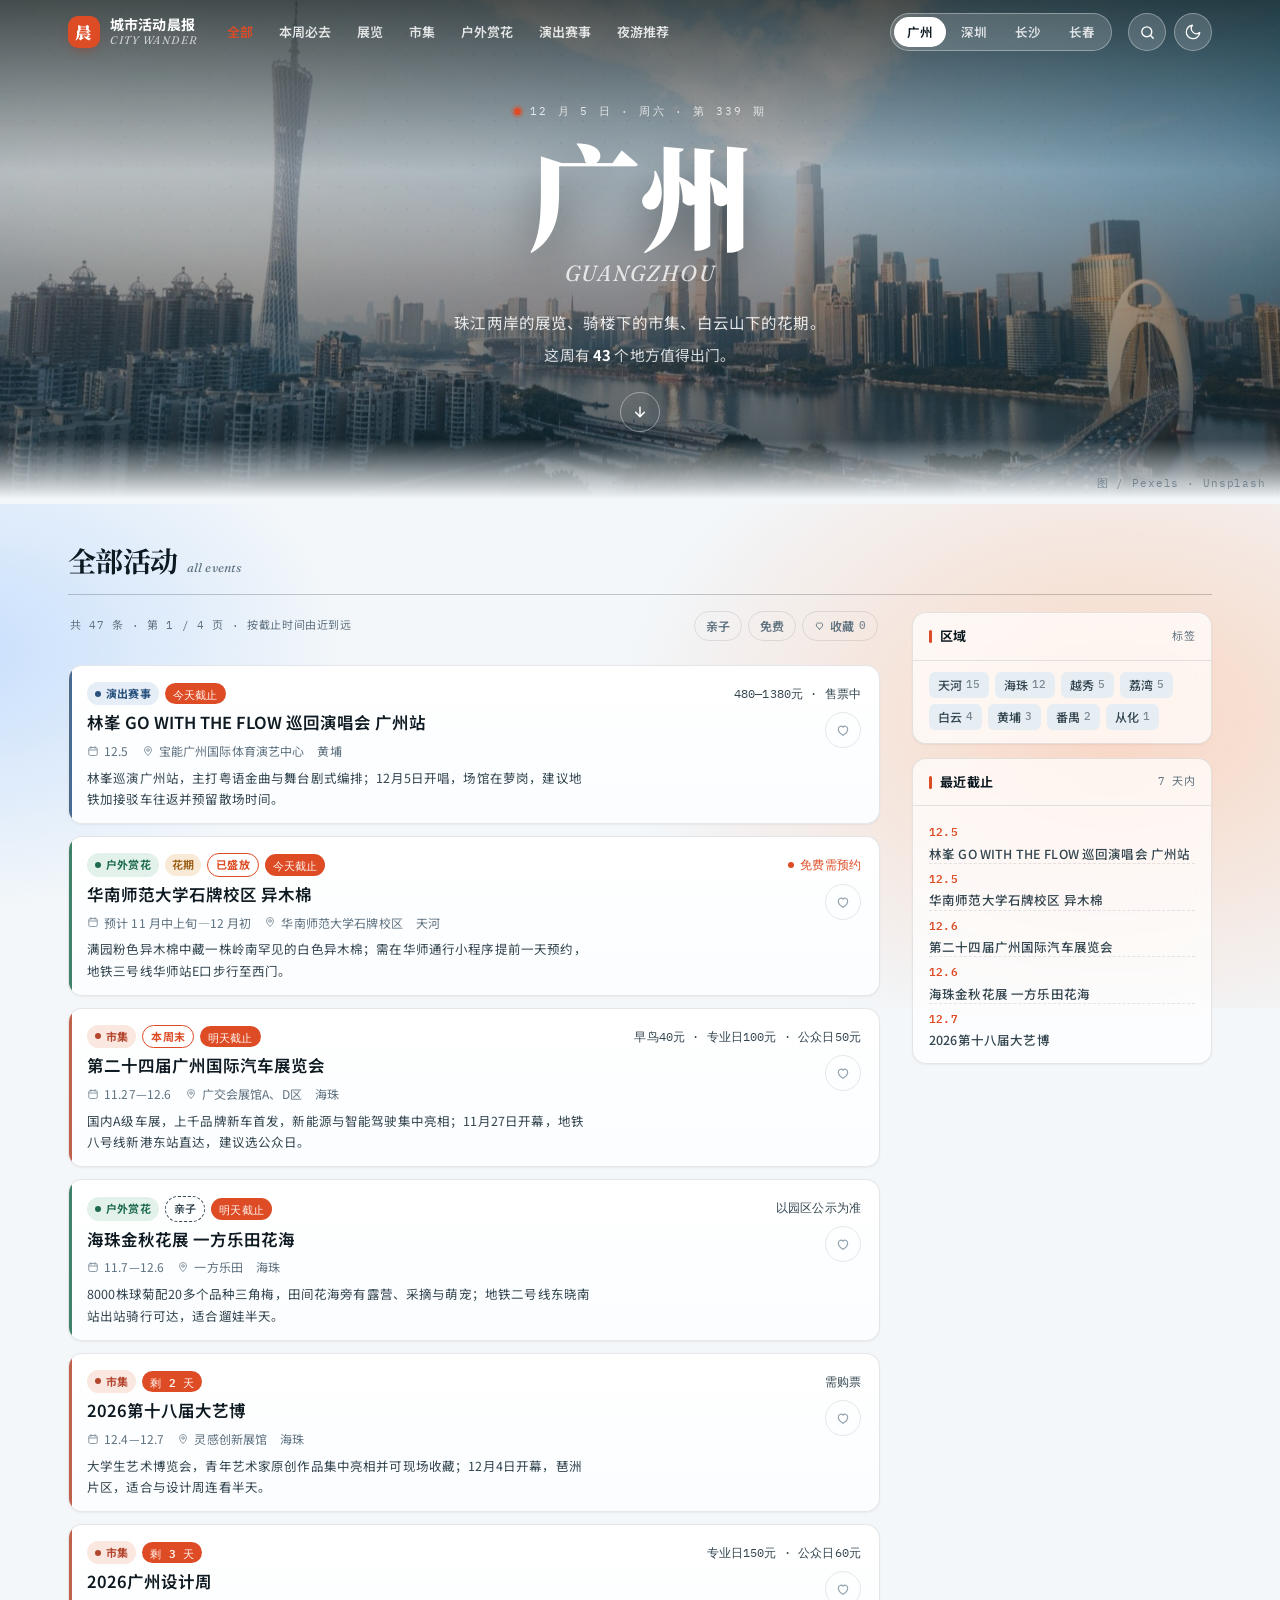
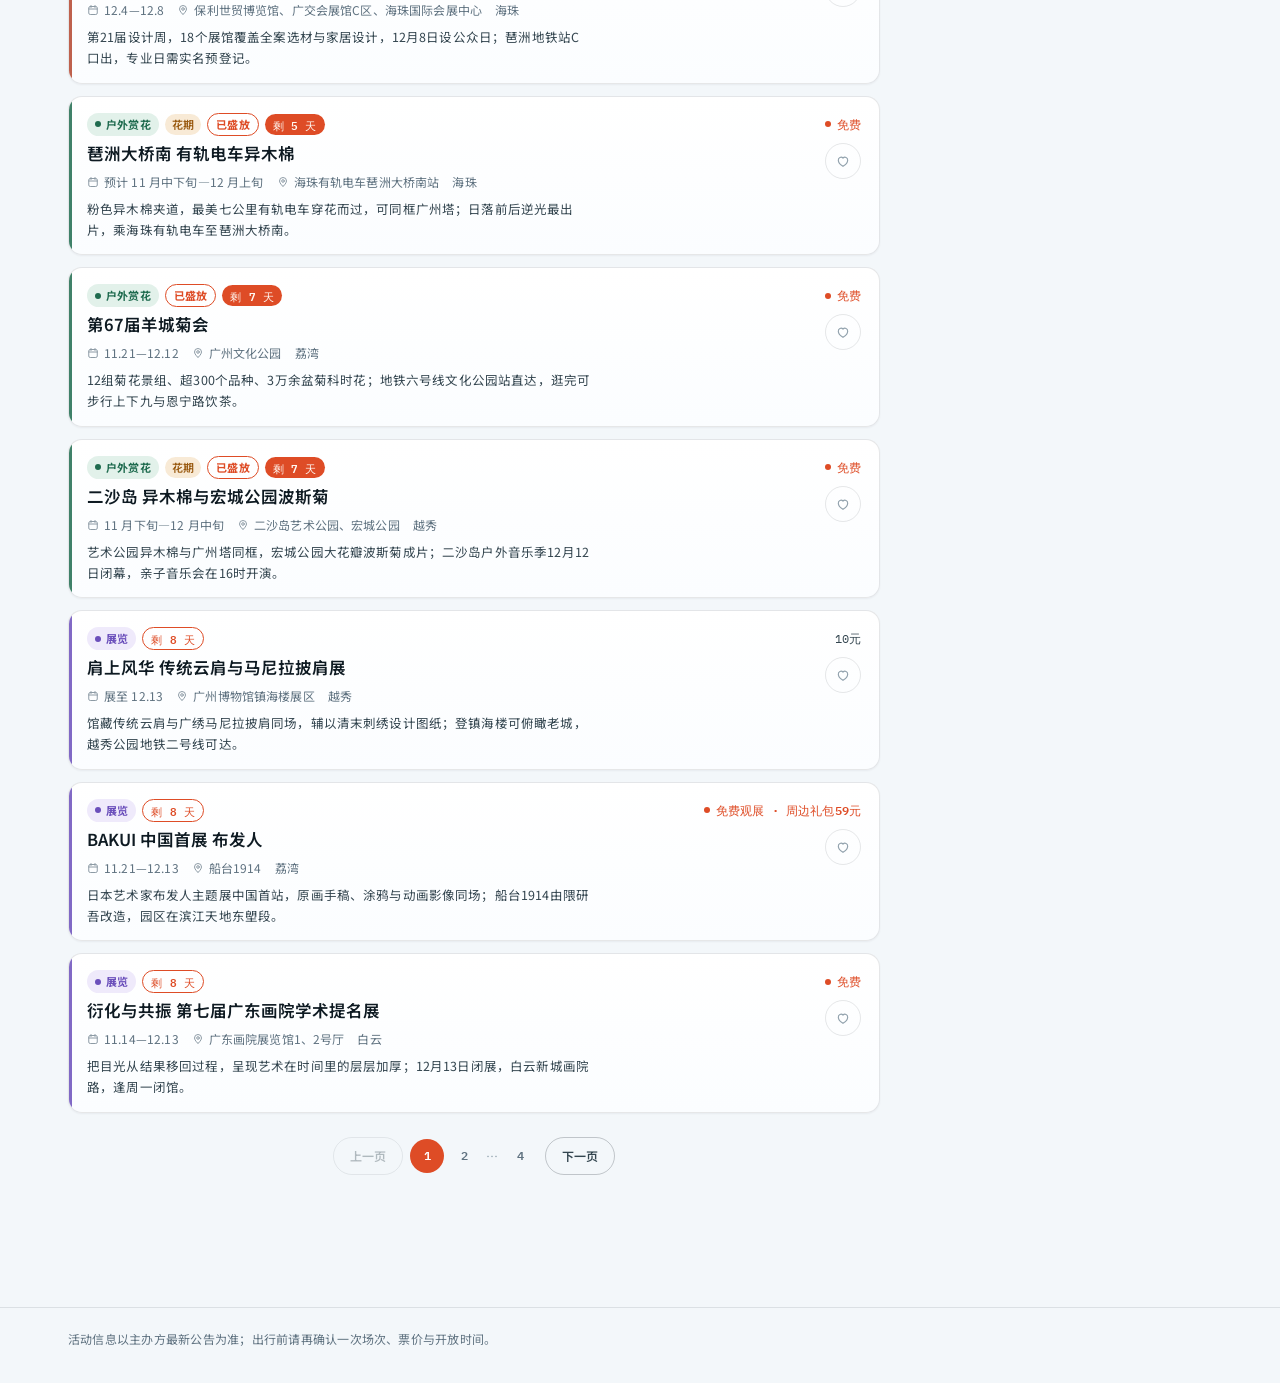
<file: index.html>
<!DOCTYPE html>
<html lang="zh-CN" data-theme="light">
<head>
<script>
var _hmt = _hmt || [];
(function() {
  var hm = document.createElement("script");
  hm.src = "https://hm.baidu.com/hm.js?0e1a3edbfd8b0d8630565897741db52a";
  var s = document.getElementsByTagName("script")[0];
  s.parentNode.insertBefore(hm, s);
})();
</script>
<meta charset="UTF-8">
<meta name="viewport" content="width=device-width, initial-scale=1.0, viewport-fit=cover">
<title>城市活动晨报 · 这周去哪</title>
<meta name="description" content="像翻旅行志一样逛城市：广州、深圳、长沙每日本地活动精选，展览、市集、赏花、演出、夜游，按板块筛选，点开看详情。每天 08:00 自动更新。">
<meta name="theme-color" content="#f1f5f8">
<meta name="color-scheme" content="light dark">
<meta property="og:title" content="城市活动晨报 · 这周去哪">
<meta property="og:description" content="城市漫游手册 · 六大板块 · 每天 08:00 更新">
<meta property="og:type" content="website">
<link rel="icon" href="data:image/svg+xml,%3Csvg xmlns='http://www.w3.org/2000/svg' viewBox='0 0 64 64'%3E%3Crect width='64' height='64' rx='14' fill='%23de4c26'/%3E%3Ctext x='32' y='46' font-size='36' text-anchor='middle' fill='%23fff8f2' font-family='serif' font-weight='900'%3E晨%3C/text%3E%3C/svg%3E">
<script>
/* 主题在首屏绘制前落定，避免闪白 */
(function(){
  try {
    var t = localStorage.getItem("city-events-theme");
    if (t !== "light" && t !== "dark") {
      t = window.matchMedia && window.matchMedia("(prefers-color-scheme: dark)").matches ? "dark" : "light";
    }
    document.documentElement.setAttribute("data-theme", t);
  } catch (e) {
    document.documentElement.setAttribute("data-theme", "light");
  }
})();
</script>

<!--
  ============ 城市活动晨报 · 城市漫游手册 ============
  定调：旅行志博客 —— 大幅城市封面 + 思源宋体标题 + 陶土色强调 + 侧栏部件
  展示字：Fraunces（拉丁斜体）+ Noto Serif SC（中文标题）
  正文：Noto Sans SC；数据：IBM Plex Mono

  结构：固定顶栏（品牌 + 六大板块菜单 + 城市 + 搜索 + 主题）
        封面横幅（随页面滚动收起）
        主栏：活动列表（单行卡片 + 分页） / 侧栏：城市卡 · 板块 · 区域 · 最近截止

  数据契约（与自动化任务绑定，禁止改动）：
    data/cities.json          [{key,name,en}]
    data/events-<key>.json    {updated,items:[{cat,title,date,end,venue,area,price,desc,top,alert,kid,sold,url,source}]}
  kid / sold 为可选布尔值（紧跟 alert）：kid = 适合带 3—12 岁儿童；sold = 已无票，卡片置灰并标「已售罄」。
  alert 只放时效与观赏状态（见 tools/validate.mjs 白名单），票务过程写进 price。
  url/source 可缺省（旧数据），缺省时卡片点击走搜索入口。
  新增城市只要在 cities.json 加一行，并在 assets/ 放 city-<key>.jpg。
  每条活动的 url 指向可信度最高的原始出处，卡片点击新开页签跳转；没有 url 时退化为搜索入口。
-->

<link rel="preconnect" href="https://fonts.loli.net" crossorigin>
<link rel="preconnect" href="https://gstatic.loli.net" crossorigin>
<link href="https://fonts.loli.net/css2?family=Fraunces:ital,opsz,wght@0,9..144,400..600;1,9..144,400..600&amp;family=Noto+Serif+SC:wght@500..900&amp;family=Noto+Sans+SC:wght@400..700&amp;family=IBM+Plex+Mono:wght@400;500&amp;display=swap" rel="stylesheet" media="print" onload="this.media='all'">
<noscript><link href="https://fonts.loli.net/css2?family=Fraunces:ital,opsz,wght@0,9..144,400..600;1,9..144,400..600&amp;family=Noto+Serif+SC:wght@500..900&amp;family=Noto+Sans+SC:wght@400..700&amp;family=IBM+Plex+Mono:wght@400;500&amp;display=swap" rel="stylesheet"></noscript>
<link rel="stylesheet" href="assets/app.css?v=10">
<link rel="preload" as="image" href="assets/city-gz.jpg">
</head>
<body>

<!-- ============ 固定顶栏 ============ -->
<header class="topbar" id="topbar">
  <div class="topbar-row">
    <a class="brand" href="#top" aria-label="城市活动晨报，回到顶部">
      <span class="brand-mark" aria-hidden="true">晨</span>
      <span class="brand-txt"><b>城市活动晨报</b><i>CITY WANDER</i></span>
    </a>
    <nav class="menu" id="menu" aria-label="板块导航"></nav>
    <nav class="citynav" id="citynav" aria-label="切换城市"></nav>
    <div class="top-actions">
      <button class="icon-btn" id="searchBtn" type="button" aria-label="搜索活动" aria-expanded="false">
        <svg width="17" height="17" viewBox="0 0 24 24" fill="none" stroke="currentColor" stroke-width="2" stroke-linecap="round" aria-hidden="true"><circle cx="11" cy="11" r="7"/><path d="m20 20-3.6-3.6"/></svg>
      </button>
      <button class="icon-btn" id="themeBtn" type="button" aria-label="切换深色模式" aria-pressed="false">
        <svg class="i-moon" width="18" height="18" viewBox="0 0 24 24" fill="none" stroke="currentColor" stroke-width="1.7" stroke-linecap="round" stroke-linejoin="round" aria-hidden="true"><path d="M21 12.8A9 9 0 1 1 11.2 3a7 7 0 0 0 9.8 9.8Z"/></svg>
        <svg class="i-sun" width="18" height="18" viewBox="0 0 24 24" fill="none" stroke="currentColor" stroke-width="1.7" stroke-linecap="round" stroke-linejoin="round" aria-hidden="true"><circle cx="12" cy="12" r="4.2"/><path d="M12 2.5v2M12 19.5v2M2.5 12h2M19.5 12h2M5.2 5.2l1.4 1.4M17.4 17.4l1.4 1.4M18.8 5.2l-1.4 1.4M6.6 17.4l-1.4 1.4"/></svg>
      </button>
    </div>
  </div>
  <div class="tabs-row"><nav class="tabs" id="tabs" aria-label="板块导航（移动端）"></nav></div>
  <div class="progress" aria-hidden="true"><i id="progressBar"></i></div>
</header>

<!-- ============ 搜索浮层 ============ -->
<div class="search-panel" id="searchPanel">
  <div class="sp-inner wrap">
    <svg width="20" height="20" viewBox="0 0 24 24" fill="none" stroke="currentColor" stroke-width="1.9" stroke-linecap="round" aria-hidden="true"><circle cx="11" cy="11" r="7"/><path d="m20 20-3.6-3.6"/></svg>
    <input id="q" type="search" placeholder="搜活动、场馆、关键词…" autocomplete="off" spellcheck="false" aria-label="搜索活动">
    <span class="sp-count" id="spCount" aria-hidden="true"></span>
    <button class="sp-clear" id="qClear" type="button" hidden>清除</button>
    <button class="sp-close" id="qClose" type="button">关闭 · Esc</button>
  </div>
</div>
<div class="search-backdrop" id="searchBackdrop" hidden></div>

<main id="top">
  <!-- ============ 城市封面（随页面滚动收起） ============ -->
  <section class="banner" id="banner" aria-labelledby="cityName">
    <div class="banner-media">
      <img id="heroImg" src="assets/city-gz.jpg" alt="广州城市照片" fetchpriority="high" decoding="async" onerror="this.style.opacity=0">
    </div>
    <div class="banner-inner wrap">
      <p class="kicker"><span class="dot" aria-hidden="true"></span><span id="kicker">正在翻阅</span></p>
      <h1 id="cityName">城市</h1>
      <p class="banner-en" id="cityEn">CITY</p>
      <p class="banner-lead" id="heroLead"></p>
      <a class="scroll-cue" href="#browse" aria-label="跳到活动列表">
        <svg width="16" height="16" viewBox="0 0 24 24" fill="none" stroke="currentColor" stroke-width="2.2" stroke-linecap="round" stroke-linejoin="round" aria-hidden="true"><path d="M12 5v14M5.5 12.5 12 19l6.5-6.5"/></svg>
      </a>
    </div>
    <p class="banner-credit">图 / Pexels · Unsplash</p>
  </section>

  <div class="wrap list-top">
      <div class="list-head">
        <div class="lh-title">
          <h2 id="allTitle">全部活动</h2>
          <span class="sec-en" id="allEn">all events</span>
        </div>
      </div>
  </div>
  <div class="container wrap">
    <!-- ============ 主栏 ============ -->
    <main class="main" id="browse">
      <!-- 筛选行收进主栏，右侧栏与它同顶线起排，消除右上角缺口 -->
      <div class="resultbar">
        <p class="result" id="result" aria-live="polite"></p>
        <div class="mini-filters">
          <button class="mini" id="kidBtn" type="button" data-kid aria-pressed="false">亲子</button>
          <button class="mini" id="freeBtn" type="button" data-free aria-pressed="false">免费</button>
          <button class="mini" id="favBtn" type="button" data-favonly aria-pressed="false">
            <svg width="11" height="11" viewBox="0 0 24 24" fill="none" stroke="currentColor" stroke-width="2" stroke-linecap="round" stroke-linejoin="round" aria-hidden="true"><path d="M12 20s-7-4.4-7-9.3A4.1 4.1 0 0 1 12 7.6 4.1 4.1 0 0 1 19 10.7C19 15.6 12 20 12 20Z"/></svg>
            收藏 <b id="favN">0</b>
          </button>
        </div>
      </div>
      <div class="groups" id="groups">
        <div class="skel" aria-hidden="true"><i></i><i></i><i></i></div>
      </div>
    </main>


    <!-- ============ 侧栏 ============ -->
    <aside class="sidebar" aria-label="城市与筛选">
      <section class="widget">
        <h3 class="widget-title">区域 <span>标签</span></h3>
        <div class="widget-body"><div class="tagcloud" id="tagCloud"></div></div>
      </section>
      <section class="widget">
        <h3 class="widget-title">最近截止 <span>7 天内</span></h3>
        <div class="widget-body"><ul class="mini-list" id="miniList"></ul></div>
      </section>
    </aside>
  </div>
</main>

<footer class="foot-min">
  <p>活动信息以主办方最新公告为准；出行前请再确认一次场次、票价与开放时间。</p>
</footer>

<button class="totop" id="totop" type="button" aria-label="回到顶部">
  <svg width="18" height="18" viewBox="0 0 24 24" fill="none" stroke="currentColor" stroke-width="2.2" stroke-linecap="round" stroke-linejoin="round" aria-hidden="true"><path d="M12 19V5M5.5 11.5 12 5l6.5 6.5"/></svg>
</button>
<div class="toast" id="toast" role="status" aria-live="polite"></div>

<script>
"use strict";
(function () {

/* ======================================================================
   1. 常量与状态
   ====================================================================== */
var DATA_BASE = "data";
var ASSET = "assets";
var FAV_KEY = "city-events-favs";
var CITY_KEY = "city-events-city";
var THEME_KEY = "city-events-theme";
var PAGE_SIZE = 12;
var DAY = 86400000;

/* 板块 = 内容类型。数据里的 cat 可以有更细的取值（如 bloom 花期），
   通过 cats 归并到所属板块；花期预警不再单独成板块，改用条目标签 + 状态 chip。 */
var CATS = [
  { key: "exhibition", name: "展览",     en: "Exhibition", cats: ["exhibition"] },
  { key: "market",     name: "市集",     en: "Markets",    cats: ["market"] },
  { key: "outdoor",    name: "户外赏花", en: "Outdoor",    cats: ["outdoor", "bloom"] },
  { key: "preview",    name: "演出赛事", en: "Shows",      cats: ["preview"] },
  { key: "night",      name: "夜游推荐", en: "Night",      cats: ["night"] }
];
var CAT_BY = {};
CATS.forEach(function (c) { c.cats.forEach(function (k) { CAT_BY[k] = c; }); });

/* 顶栏菜单 = 全部 + 本周必去 + 五大板块 */
var MENU = [{ key: "all", name: "全部" }, { key: "top", name: "本周必去" }].concat(
  CATS.map(function (c) { return { key: c.key, name: c.name }; })
);

var CITY_NOTES = {
  gz: "珠江两岸的展览、骑楼下的市集、白云山下的花期。",
  sz: "海边的日落、创意园的展览、湾区的夜。",
  cs: "湘江边的烟火、岳麓山下的书院、五一广场的夜宵。",
  ccn: "南湖的亭桥、净月潭的林、人民大街两侧的旧建筑。"
};

var state = { city: null, cat: "all", q: "", free: false, fav: false, kid: false, area: "", page: 1 };
var cityIndex = [];
var cache = {};
var updated = {};
var favSet = new Set();

/* ======================================================================
   2. 工具
   ====================================================================== */
function $(sel, root) { return (root || document).querySelector(sel); }
function $$(sel, root) { return Array.prototype.slice.call((root || document).querySelectorAll(sel)); }
function esc(s) {
  return String(s == null ? "" : s).replace(/[&<>"']/g, function (m) {
    return { "&": "&amp;", "<": "&lt;", ">": "&gt;", '"': "&quot;", "'": "&#39;" }[m];
  });
}
function pad2(n) { return n < 10 ? "0" + n : "" + n; }
function todayDate() { var d = new Date(); return new Date(d.getFullYear(), d.getMonth(), d.getDate()); }
function parseEnd(s) {
  var m = /^(\d{4})-(\d{2})-(\d{2})$/.exec(String(s || ""));
  return m ? new Date(+m[1], +m[2] - 1, +m[3]) : null;
}
function daysLeft(end) {
  var d = parseEnd(end);
  return d ? Math.round((d - todayDate()) / DAY) : null;
}
function shortEnd(end) {
  var d = parseEnd(end);
  return d ? (d.getMonth() + 1) + "." + d.getDate() : "长期";
}
function dateCn() {
  var d = new Date();
  return (d.getMonth() + 1) + " 月 " + d.getDate() + " 日 · 周" + "日一二三四五六".charAt(d.getDay());
}
function issueNo() {
  var n = new Date();
  return Math.floor((n - new Date(n.getFullYear(), 0, 1)) / DAY) + 1;
}
function prefersReduce() {
  return !!(window.matchMedia && window.matchMedia("(prefers-reduced-motion: reduce)").matches);
}
function highlight(raw) {
  var text = String(raw == null ? "" : raw);
  var q = state.q.trim();
  if (!q) return esc(text);
  var safe = q.replace(/[.*+?^${}()|[\]\\]/g, "\\$&");
  var parts;
  try { parts = text.split(new RegExp("(" + safe + ")", "gi")); }
  catch (e) { return esc(text); }
  var out = "";
  for (var i = 0; i < parts.length; i++) {
    out += i % 2 ? "<mark>" + esc(parts[i]) + "</mark>" : esc(parts[i]);
  }
  return out;
}
function loadFavs() {
  try {
    var arr = JSON.parse(localStorage.getItem(FAV_KEY) || "[]");
    if (Array.isArray(arr)) favSet = new Set(arr.filter(function (x) { return typeof x === "string"; }));
  } catch (e) { favSet = new Set(); }
}
function saveFavs() { try { localStorage.setItem(FAV_KEY, JSON.stringify(Array.from(favSet))); } catch (e) {} }
function favId(it) { return state.city + "\u0001" + it.title; }
function isFav(it) { return favSet.has(favId(it)); }
/* 详情不自己做：直接跳到这条活动可信度最高的原始出处；没有采集到出处就不给可点入口 */
function hasSource(it) { return !!(it.url && /^https:\/\//i.test(it.url)); }
function sourceLabel() { return "打开出处"; }

/* ======================================================================
   3. 数据
   ====================================================================== */
function getJSON(url) {
  return fetch(url, { cache: "no-store" }).then(function (r) {
    if (!r.ok) throw new Error("HTTP " + r.status);
    return r.json();
  });
}
function liveItems() {
  var list = cache[state.city];
  if (!Array.isArray(list)) return [];
  return list.filter(function (it) {
    /* gate 决定发不发：biz（B2B 产业展）与 weekday（只在工作日开）不进列表；
       evergreen（无截止日的常设展/公园）保留，但在列表末尾单列「随时可去」 */
    if (it.gate === "biz" || it.gate === "weekday") return false;
    var d = daysLeft(it.end);
    return d === null || d >= 0;
  });
}
function isBroken() { return cache[state.city] === null; }
function curCity() {
  for (var i = 0; i < cityIndex.length; i++) if (cityIndex[i].key === state.city) return cityIndex[i];
  return null;
}
function loadCity(key) {
  if (key in cache) return Promise.resolve();
  return getJSON(DATA_BASE + "/events-" + key + ".json").then(function (j) {
    cache[key] = Array.isArray(j) ? j : (j && Array.isArray(j.items) ? j.items : []);
    updated[key] = (j && j.updated) || "";
  }).catch(function () {
    cache[key] = null;
    updated[key] = "";
  });
}

/* ======================================================================
   4. 筛选
   ====================================================================== */
function isTopFilter() { return state.cat === "top"; }
function matches(it) {
  if (isTopFilter()) { if (!it.top) return false; }
  else if (state.cat !== "all") {
    var board = CAT_BY[state.cat];
    if (!board || board.cats.indexOf(it.cat) < 0) return false;
  }
  if (state.area && it.area !== state.area) return false;
  if (state.free && !/免费/.test(it.price || "")) return false;
  if (state.kid && !it.kid) return false;
  if (state.fav && !isFav(it)) return false;
  var q = state.q.trim().toLowerCase();
  if (q) {
    var hay = [it.title, it.venue, it.area, it.price, it.desc, it.date].join(" ").toLowerCase();
    if (hay.indexOf(q) < 0) return false;
  }
  return true;
}
function filtered() {
  return !!(state.q.trim() || state.free || state.kid || state.fav || state.area || state.cat !== "all");
}
function sortByEnd(arr) {
  return arr.slice().sort(function (a, b) {
    var ae = a.end ? 0 : 1, be = b.end ? 0 : 1;
    if (ae !== be) return ae - be;
    if (!a.end) return 0;
    return a.end < b.end ? -1 : a.end > b.end ? 1 : 0;
  });
}
/* 演出赛事条目多（广州上百条），列表内按「本周 / 下周 / 之后」分段，避免翻 8 页没有坐标 */
var TIME_BUCKETS = ["本周", "下周", "之后"];
function bucketOf(end) {
  var d = daysLeft(end);
  if (d === null) return 2;
  var dow = (new Date().getDay() + 6) % 7;   /* 周一 = 0 */
  var rest = 6 - dow;                        /* 到本周日还剩几天 */
  if (d <= rest) return 0;
  if (d <= rest + 7) return 1;
  return 2;
}

/* ======================================================================
   5. 渲染：顶栏菜单
   ====================================================================== */
function menuHTML() {
  return MENU.map(function (m) {
    var on = state.cat === m.key;
    return '<button type="button" class="menu-item' + (on ? " on" : "") + '" data-menu="' + m.key +
      '" aria-current="' + (on ? "page" : "false") + '">' + esc(m.name) + "</button>";
  }).join("");
}
function renderMenu() {
  $("#menu").innerHTML = menuHTML();
  $("#tabs").innerHTML = menuHTML();
}

function renderCityNav() {
  var el = $("#citynav");
  el.innerHTML = cityIndex.map(function (c) {
    return '<button type="button" class="city-pill" data-city="' + esc(c.key) + '" aria-pressed="' +
      (c.key === state.city ? "true" : "false") + '">' + esc(c.name) + "</button>";
  }).join("");
}

/* ======================================================================
   6. 渲染：封面 + 侧栏
   ====================================================================== */
function renderBanner() {
  var c = curCity();
  if (!c) return;
  var items = liveItems();
  var thisWeek = items.filter(function (it) { return it.end !== ""; });
  $("#kicker").textContent = dateCn() + " · 第 " + issueNo() + " 期";
  $("#cityName").textContent = c.name;
  $("#cityEn").textContent = c.en;
  var note = CITY_NOTES[c.key] || "展览、市集、赏花、演出与夜游。";
  $("#heroLead").innerHTML = '<span class="lead-note">' + esc(note) +
    '</span> <span class="lead-count">这周有 <b id="heroCount">' + thisWeek.length + "</b> 个地方值得出门。</span>";
    var img = $("#heroImg");
  img.alt = c.name + "城市照片";
  var src = ASSET + "/city-" + c.key + ".jpg";
  if (img.getAttribute("src") !== src) {
    img.style.opacity = "0";
    var pre = new Image();
    pre.onload = function () { img.src = src; img.style.display = ""; img.style.opacity = "1"; };
    pre.onerror = function () {
      /* 这个城市还没有自己的照片：宁可不放图，也绝不回退去显示上一个城市的封面 */
      img.removeAttribute("src");
      img.style.display = "none";
    };
    pre.src = src;
  }
  document.title = c.name + "这周去哪 · " + thisWeek.length + " 个去处 ｜ 城市活动晨报";
}

function renderSidebar() {
  var c = curCity();
  if (!c) return;
  var items = liveItems();
  var topN = 0, freeN = 0;
  items.forEach(function (it) {
    if (it.top) topN++;
    if (/免费/.test(it.price || "")) freeN++;
  });

  var areas = {};
  items.forEach(function (it) { if (it.area) areas[it.area] = (areas[it.area] || 0) + 1; });
  var topAreas = Object.keys(areas).sort(function (a, b) { return areas[b] - areas[a]; }).slice(0, 14);
  $("#tagCloud").innerHTML = topAreas.length
    ? topAreas.map(function (a) {
        return '<button type="button" class="tag' + (state.area === a ? " on" : "") + '" data-area="' +
          esc(a) + '">' + esc(a) + "<i>" + areas[a] + "</i></button>";
      }).join("")
    : '<span style="font-size:11.5px;color:var(--muted)">本期数据还没标区域</span>';

  var soon = items.filter(function (it) {
    var d = daysLeft(it.end);
    return d !== null && d >= 0 && d <= 7;
  }).sort(function (a, b) { return a.end < b.end ? -1 : 1; }).slice(0, 5);
  $("#miniList").innerHTML = soon.length ? soon.map(function (it) {
    var inner = '<span class="mini-date">' + esc(shortEnd(it.end)) + "</span>" +
      '<span class="mini-title">' + esc(it.title) + "</span>";
    return "<li>" + (hasSource(it)
      ? '<a href="' + esc(it.url) + '" target="_blank" rel="noopener noreferrer">' + inner + "</a>"
      : '<span class="mini-static">' + inner + "</span>") + "</li>";
  }).join("") : '<li style="padding:8px 0;font-size:11.5px;color:var(--muted)">7 天内没有截止的活动</li>';
}

/* ======================================================================
   7. 渲染：列表 + 分页
   ====================================================================== */
function countdownChip(it) {
  var d = daysLeft(it.end);
  if (d === null || d < 0) return "";
  if (d === 0) return '<span class="chip-days">今天截止</span>';
  if (d === 1) return '<span class="chip-days">明天截止</span>';
  if (d <= 7) return '<span class="chip-days">剩 ' + d + " 天</span>";
  return '<span class="chip-days soon">剩 ' + d + " 天</span>";
}
function favBtn(it) {
  var on = isFav(it);
  return '<button class="fav" type="button" data-fav="' + esc(it.title) + '"' +
    ' aria-pressed="' + (on ? "true" : "false") + '" aria-label="' + (on ? "取消收藏 " : "收藏 ") + esc(it.title) + '">' +
    '<svg width="16" height="16" viewBox="0 0 24 24" fill="none" stroke="currentColor" stroke-width="1.8" stroke-linecap="round" stroke-linejoin="round" aria-hidden="true">' +
    '<path d="M12 20s-7-4.4-7-9.3A4.1 4.1 0 0 1 12 7.6 4.1 4.1 0 0 1 19 10.7C19 15.6 12 20 12 20Z"/></svg></button>';
}
function priceTag(it) {
  var p = it.price || "";
  if (!p) return "";
  return '<span class="price' + (/免费/.test(p) ? " free" : "") + '">' + esc(p) + "</span>";
}

function cardHTML(it, i) {
  var c = CAT_BY[it.cat] || CATS[0];
  var sold = it.sold === true;
  var meta = [];
  meta.push('<span><svg width="12" height="12" viewBox="0 0 24 24" fill="none" stroke="currentColor" stroke-width="2" stroke-linecap="round" aria-hidden="true"><rect x="3.5" y="5" width="17" height="16" rx="3"/><path d="M8 3v4M16 3v4M3.5 10h17"/></svg>' + esc(it.date || "长期") + "</span>");
  if (it.venue) meta.push('<span><svg width="12" height="12" viewBox="0 0 24 24" fill="none" stroke="currentColor" stroke-width="2" stroke-linecap="round" stroke-linejoin="round" aria-hidden="true"><path d="M12 21s7-6.1 7-11a7 7 0 1 0-14 0c0 4.9 7 11 7 11Z"/><circle cx="12" cy="10" r="2.6"/></svg>' + esc(it.venue) + "</span>");
  if (it.area) meta.push("<span>" + esc(it.area) + "</span>");

  return '<article class="card cat-' + c.key + (sold ? " is-sold" : "") + '" style="--i:' + Math.min(7, i) + '">' +
    (hasSource(it) ? '<a class="card-hit" href="' + esc(it.url) + '" target="_blank" rel="noopener noreferrer" aria-label="打开 ' + esc(it.title) + ' 的原始出处"></a>' : "") +
    '<div class="card-main">' +
      '<div class="card-top">' +
        '<span class="chip-cat"><i style="width:6px;height:6px;border-radius:50%;background:var(--cc)"></i>' + esc(c.name) + "</span>" +
        (it.cat === "bloom" ? '<span class="chip-bloom">花期</span>' : "") +
        (it.kid ? '<span class="chip-kid">亲子</span>' : "") +
        (it.sold ? '<span class="chip-sold">已售罄</span>' : "") +
        (it.alert ? '<span class="chip-alert">' + esc(it.alert) + "</span>" : "") +
        countdownChip(it) +
      "</div>" +
      '<h3 class="card-title">' + highlight(it.title) + "</h3>" +
      '<p class="card-meta">' + meta.join("") + "</p>" +
      (it.desc ? '<p class="card-desc">' + esc(it.desc) + "</p>" : "") +
    "</div>" +
    '<div class="card-side">' + priceTag(it) +
      '<span class="card-actions">' +
        (hasSource(it)
          ? (it.source ? '<span class="chip-src" title="来源">' + esc(it.source) + "</span>" : "") +
            '<a class="go" href="' + esc(it.url) + '" target="_blank" rel="noopener noreferrer">' + sourceLabel() +
            '<svg width="12" height="12" viewBox="0 0 24 24" fill="none" stroke="currentColor" stroke-width="2.2" stroke-linecap="round" stroke-linejoin="round" aria-hidden="true"><path d="M7 17 17 7M9 7h8v8"/></svg></a>'
          : "") +
        favBtn(it) + "</span>" +
    "</div>" +
  "</article>";
}

function pagerHTML(page, pages) {
  if (pages <= 1) return "";
  var set = {};
  [1, page - 1, page, page + 1, pages].forEach(function (p) {
    if (p >= 1 && p <= pages) set[p] = 1;
  });
  var keys = Object.keys(set).map(Number).sort(function (a, b) { return a - b; });
  var prev = 0, nums = "";
  keys.forEach(function (p) {
    if (prev && p - prev > 1) nums += '<span class="pg-gap" aria-hidden="true">…</span>';
    nums += '<button class="pg-num' + (p === page ? " on" : "") + '" type="button" data-page="' + p +
      '" aria-current="' + (p === page ? "page" : "false") + '" aria-label="第 ' + p + ' 页">' + p + "</button>";
    prev = p;
  });
  return '<nav class="pager" aria-label="分页">' +
    '<button class="pg-btn" type="button" data-page="' + (page - 1) + '"' + (page <= 1 ? " disabled" : "") + '>上一页</button>' +
    '<span class="pg-nums">' + nums + "</span>" +
    '<span class="pg-now">' + page + " / " + pages + "</span>" +
    '<button class="pg-btn" type="button" data-page="' + (page + 1) + '"' + (page >= pages ? " disabled" : "") + '>下一页</button>' +
    "</nav>";
}

function renderHead(list) {
  var name = "全部活动", en = "all events";
  if (isTopFilter()) { name = "本周必去"; en = "this week"; }
  else if (state.cat !== "all" && CAT_BY[state.cat]) { name = CAT_BY[state.cat].name; en = CAT_BY[state.cat].en; }
  $("#allTitle").textContent = name;
  $("#allEn").textContent = en;
}

function renderGroups() {
  var box = $("#groups");
  var all = liveItems();
  var list = sortByEnd(all.filter(matches));
  var pages = Math.max(1, Math.ceil(list.length / PAGE_SIZE));
  if (state.page > pages) state.page = pages;
  if (state.page < 1) state.page = 1;
  var page = state.page;
  var slice = list.slice((page - 1) * PAGE_SIZE, page * PAGE_SIZE);

  renderHead(list);

  var extra = [];
  if (state.area) extra.push('<button type="button" class="clear-area" data-clear-area>区域 · ' + esc(state.area) + " ✕</button>");
  var sc = $("#spCount");
  if (sc) sc.textContent = list.length + " 条";
  $("#result").innerHTML = (filtered() ? "筛选出 " + list.length + " 条" : "共 " + list.length + " 条") +
    (list.length ? " · 第 " + page + " / " + pages + " 页 · 按截止时间由近到远 " : "") + extra.join("");

  if (isBroken()) {
    box.innerHTML = '<div class="empty"><b>这个城市版暂时没取到</b><p>数据文件加载失败，刷新一次试试</p>' +
      '<button type="button" data-retry>重新加载</button></div>';
    return;
  }
  if (list.length === 0) {
    box.innerHTML = '<div class="empty"><b>没有匹配的活动</b><p>' +
      (state.fav ? "收藏夹还是空的，点卡片右侧的爱心存一条" : "换个关键词，或清空筛选看看全部 " + all.length + " 条") +
      '</p><button type="button" data-reset>清空筛选</button></div>';
    return;
  }

  var cards = [];
  slice.forEach(function (it, i) {
    if (state.cat === "preview") {
      var gi = (page - 1) * PAGE_SIZE + i;
      var b = bucketOf(it.end);
      if (i === 0 || bucketOf(list[gi - 1].end) !== b) {
        cards.push('<div class="group-sep"><span>' + TIME_BUCKETS[b] + "</span></div>");
      }
    } else if (it.gate === "evergreen") {
      var pi = (page - 1) * PAGE_SIZE + i;
      if (i === 0 || list[pi - 1].gate !== "evergreen") {
        cards.push('<div class="group-sep"><span>随时可去</span><i>无截止日 · 不必赶</i></div>');
      }
    }
    cards.push(cardHTML(it, i));
  });
  box.innerHTML = '<div class="cards">' + cards.join("") + "</div>" + pagerHTML(page, pages);
}

function renderAll() {
  renderMenu();
  renderCityNav();
  renderBanner();
  renderSidebar();
  renderGroups();
  applyFavLabels();
  syncMini();
}

/* ======================================================================
   8. 交互
   ====================================================================== */
function setFilter(patch) {
  Object.keys(patch).forEach(function (k) { state[k] = patch[k]; });
  state.page = 1;
  renderMenu();
  renderSidebar();
  renderGroups();
  syncMini();
}
function gotoList() {
  var b = $("#browse");
  if (!b) return;
  var top = b.getBoundingClientRect().top + window.scrollY - (parseInt(getComputedStyle(document.documentElement).getPropertyValue("--stick"), 10) || 64) - 10;
  window.scrollTo({ top: Math.max(0, top), behavior: prefersReduce() ? "auto" : "smooth" });
}

function switchCity(key) {
  if (key === state.city) return;
  state.city = key;
  document.body.dataset.scene = key;
  state.cat = "all"; state.q = ""; state.free = false; state.kid = false; state.fav = false; state.area = ""; state.page = 1;
  syncQuery();
  try { localStorage.setItem(CITY_KEY, key); } catch (e) {}
  $("#groups").innerHTML = '<div class="skel" aria-hidden="true"><i></i><i></i><i></i></div>';
  syncSearchUI();
  loadCity(key).then(function () {
    renderAll();
    var y = window.scrollY || window.pageYOffset || 0;
    if (y > window.innerHeight * 0.6) gotoList();
  });
}
function syncQuery() {
  try { history.replaceState(null, "", state.city ? "?city=" + state.city : location.pathname); } catch (e) {}
}
function toggleFav(title, silent) {
  var key = state.city + "\u0001" + title;
  var on = favSet.has(key);
  if (on) favSet.delete(key); else favSet.add(key);
  saveFavs();
  applyFavLabels();
  var n = 0;
  liveItems().forEach(function (it) { if (isFav(it)) n++; });
  syncMini();
  if (!silent) toast(on ? "已取消收藏" : "已收藏 · 共 " + n + " 条");
  if (state.fav) renderGroups();
}
function applyFavLabels() {
  $$("[data-fav]").forEach(function (btn) {
    var title = btn.getAttribute("data-fav");
    var on = favSet.has(state.city + "\u0001" + title);
    btn.setAttribute("aria-pressed", on ? "true" : "false");
    btn.setAttribute("aria-label", (on ? "取消收藏 " : "收藏 ") + title);
  });
}
function syncMini() {
  var n = 0;
  liveItems().forEach(function (it) { if (isFav(it)) n++; });
  $("#favN").textContent = n;
  $("#freeBtn").setAttribute("aria-pressed", state.free ? "true" : "false");
  $("#kidBtn").setAttribute("aria-pressed", state.kid ? "true" : "false");
  $("#kidBtn").style.color = state.kid ? "var(--accent)" : "";
  $("#kidBtn").style.borderColor = state.kid ? "currentColor" : "";
  $("#favBtn").setAttribute("aria-pressed", state.fav ? "true" : "false");
  $("#favBtn").style.color = state.fav ? "var(--accent)" : "";
  $("#favBtn").style.borderColor = state.fav ? "currentColor" : "";
}
var toastTimer = null;
function toast(msg) {
  var el = $("#toast");
  el.textContent = msg;
  el.classList.add("on");
  if (toastTimer) clearTimeout(toastTimer);
  toastTimer = setTimeout(function () { el.classList.remove("on"); }, 1900);
}
function syncSearchUI() {
  var q = $("#q");
  if (q.value !== state.q) q.value = state.q;
  $("#qClear").hidden = !state.q;
}
function setQuery(v) {
  state.q = v;
  syncSearchUI();
  state.page = 1;
  renderGroups();
}
function resetFilters() {
  state.cat = "all"; state.q = ""; state.free = false; state.kid = false; state.fav = false; state.area = ""; state.page = 1;
  syncSearchUI(); renderMenu(); renderSidebar(); renderGroups(); syncMini();
}

/* 搜索浮层 */
function openSearch() {
  $("#searchPanel").classList.add("on");
  $("#searchBackdrop").hidden = false;
  document.body.classList.add("search-open");
  $("#searchBtn").setAttribute("aria-expanded", "true");
  setTimeout(function () { $("#q").focus(); }, 60);
}
function closeSearch() {
  $("#searchPanel").classList.remove("on");
  $("#searchBackdrop").hidden = true;
  document.body.classList.remove("search-open");
  $("#searchBtn").setAttribute("aria-expanded", "false");
}

function bind() {
  document.addEventListener("click", function (e) {
    var menuBtn = e.target.closest("[data-menu]");
    if (menuBtn) {
      setFilter({ cat: menuBtn.getAttribute("data-menu") });
      closeSearch();
      gotoList();
      return;
    }
    var cityBtn = e.target.closest("button[data-city]");
    if (cityBtn) { switchCity(cityBtn.getAttribute("data-city")); return; }
    var areaBtn = e.target.closest("[data-area]");
    if (areaBtn) {
      var a = areaBtn.getAttribute("data-area");
      setFilter({ area: state.area === a ? "" : a });
      if (state.area) gotoList();
      return;
    }
    if (e.target.closest("[data-clear-area]")) { setFilter({ area: "" }); return; }
    if (e.target.closest("[data-free]")) { setFilter({ free: !state.free }); return; }
    if (e.target.closest("[data-kid]")) { setFilter({ kid: !state.kid }); return; }
    if (e.target.closest("[data-favonly]")) { setFilter({ fav: !state.fav }); return; }

    var fav = e.target.closest("[data-fav]");
    if (fav) { toggleFav(fav.getAttribute("data-fav")); return; }

    var pg = e.target.closest("[data-page]");
    if (pg && !pg.disabled) {
      var n = parseInt(pg.getAttribute("data-page"), 10);
      if (n && n !== state.page) {
        state.page = n;
        renderGroups();
        gotoList();
      }
      return;
    }
    if (e.target.closest("[data-reset]")) { resetFilters(); return; }
    if (e.target.closest("[data-retry]")) {
      delete cache[state.city];
      $("#groups").innerHTML = '<div class="skel" aria-hidden="true"><i></i><i></i><i></i></div>';
      loadCity(state.city).then(renderAll);
      return;
    }
  });

  $("#searchBtn").addEventListener("click", openSearch);
  $("#qClose").addEventListener("click", closeSearch);
  $("#searchBackdrop").addEventListener("click", closeSearch);
  $("#themeBtn").addEventListener("click", function () {
    setTheme(document.documentElement.getAttribute("data-theme") === "dark" ? "light" : "dark");
  });
  $("#totop").addEventListener("click", function () {
    window.scrollTo({ top: 0, behavior: prefersReduce() ? "auto" : "smooth" });
  });

  var q = $("#q");
  var timer = null;
  q.addEventListener("input", function () {
    if (timer) clearTimeout(timer);
    timer = setTimeout(function () {
      state.q = q.value.trim();
      $("#qClear").hidden = !q.value;
      state.page = 1;
      renderGroups();
    }, 130);
  });
  $("#qClear").addEventListener("click", function () {
    q.value = ""; state.q = ""; $("#qClear").hidden = true; state.page = 1; renderGroups(); q.focus();
  });

  document.addEventListener("keydown", function (e) {
    var typing = /^(INPUT|TEXTAREA|SELECT)$/.test(document.activeElement && document.activeElement.tagName);
    if ((e.metaKey || e.ctrlKey) && (e.key === "k" || e.key === "K")) { e.preventDefault(); openSearch(); q.select(); return; }
    if (e.key === "Escape") { closeSearch(); if (document.activeElement === q) q.blur(); return; }
    if (!typing && e.key === "/") { e.preventDefault(); openSearch(); }
  });

  var ticking = false;
  function onScroll() {
    var y = window.scrollY || window.pageYOffset || 0;
    var h = document.documentElement.scrollHeight - window.innerHeight;
    var bar = $("#progressBar");
    if (bar) bar.style.width = (h > 0 ? Math.min(1, y / h) * 100 : 0).toFixed(2) + "%";
    var banner = $("#banner");
    var threshold = (banner ? banner.offsetHeight : 400) - 70;
    $("#topbar").classList.toggle("solid", y > threshold);
    $("#totop").classList.toggle("on", y > 700);
    ticking = false;
  }
  window.addEventListener("scroll", function () {
    if (!ticking) { ticking = true; requestAnimationFrame(onScroll); }
  }, { passive: true });
  window.addEventListener("resize", onScroll);
  onScroll();
}

function setTheme(t) {
  document.documentElement.setAttribute("data-theme", t);
  try { localStorage.setItem(THEME_KEY, t); } catch (e) {}
  var meta = document.querySelector('meta[name="theme-color"]');
  if (meta) meta.setAttribute("content", t === "dark" ? "#0a1118" : "#f3f7fa");
  $("#themeBtn").setAttribute("aria-pressed", t === "dark" ? "true" : "false");
}

/* ======================================================================
   9. 启动
   ====================================================================== */
function boot() {
  loadFavs();
  setTheme(document.documentElement.getAttribute("data-theme") === "dark" ? "dark" : "light");
  bind();

  getJSON(DATA_BASE + "/cities.json").then(function (j) {
    if (!Array.isArray(j) || j.length === 0) throw new Error("empty");
    cityIndex = j;
    var key = "";
    try {
      var qp = new URLSearchParams(location.search).get("city");
      if (qp && cityIndex.some(function (c) { return c.key === qp; })) key = qp;
    } catch (e) {}
    if (!key) {
      try {
        var saved = localStorage.getItem(CITY_KEY);
        if (saved && cityIndex.some(function (c) { return c.key === saved; })) key = saved;
      } catch (e) {}
    }
    if (!key) key = cityIndex[0].key;
    state.city = key;
    document.body.dataset.scene = key;
    syncQuery();
    return loadCity(key).then(renderAll);
  }).catch(function () {
    $("#groups").innerHTML = '<div class="empty"><b>城市列表加载失败</b><p>请刷新页面重试</p></div>';
    $("#kicker").textContent = "OFFLINE";
  });
}

boot();

})();
</script>
</body>
</html>
</file>
<file: assets/app.css>
/* ==========================================================================
   城市活动晨报 · 城市漫游手册
   首页 index.html / 详情页 detail.html

   视觉定调：晨光渐变（Aurora Daylight）
   - 画布：冷调雾面（近白冷灰），薄荷 / 天蓝 / 杏三色光晕缓慢漂移，叠细网点；
     广州偏薄荷、深圳偏海蓝、长沙偏暖橘，随城市切换。
   - 材质：卡片与侧栏为玻璃浮层（白 72% + 14px 模糊），去纸质米色与噪点颗粒。
   - 骨架：封面大图淡出到画布 → 通栏标题 → 主栏（筛选行 + 卡片）与侧栏同顶线。
   - 字形：思源宋体大标题 + Fraunces 斜体 + IBM Plex Mono 数字，正文 Noto Sans SC。
   - 强调色：陶土红 #de4c26（唯一强调色，用于日期、标签与动作）。
   ========================================================================== */

/* ---------------------------------------------------------------- 令牌 */
:root{
  color-scheme: light;

  /* 画布：冷调雾面（去纸质米色） */
  --bg:#f3f7fa;
  --bg-0:rgba(243,247,250,0);
  --bg-2:#e6edf3;
  --surface:#ffffff;
  --surface-2:#f7fafc;
  --glass:rgba(255,255,255,.72);
  --card-bg:linear-gradient(180deg,#ffffff 0%,#fbfdff 100%);
  --card-ring:inset 0 1px 0 rgba(255,255,255,.85);

  --ink:#0e1a22;
  --ink-2:#33454f;
  --muted:#5f7280;
  --faint:#93a3ae;

  --line:rgba(14,26,34,.10);
  --line-2:rgba(14,26,34,.22);

  --accent:#de4c26;
  --accent-2:#b83c1c;
  --accent-soft:#fde4db;
  --accent-ink:#fff8f2;

  --c-exhibition:#6b4fbb; --b-exhibition:#efeafb;
  --c-market:#b4462e;     --b-market:#fae7e0;
  --c-outdoor:#1f6b4f;    --b-outdoor:#e2f1ea;
  --c-preview:#29527f;    --b-preview:#e5edf7;
  --c-bloom:#9a5b12;      --b-bloom:#f8ead6;
  --c-night:#4b3f8c;      --b-night:#e9e6f6;

  /* 晨光光晕（背景氛围，不参与 UI 强调色） */
  --aur-1:rgba(96,236,196,.55);
  --aur-2:rgba(120,182,255,.5);
  --aur-3:rgba(255,172,128,.44);
  --aur-4:rgba(160,200,255,.5);
  --dot:rgba(14,26,34,.085);

  /* 展示字：Fraunces（拉丁，可变 400–600）+ 思源宋体（中文，可变 500–900）
     正文字：思源黑体；数字：IBM Plex Mono。回退栈覆盖 macOS / Windows / 常见设计师字体。 */
  --font-display:"Fraunces","Noto Serif SC","Source Han Serif SC","Noto Serif CJK SC","Songti SC","STSong","SimSun",serif;
  --font-cn-display:"Noto Serif SC","Source Han Serif SC","Noto Serif CJK SC","Songti SC","STSong","SimSun",serif;
  --font-body:"Noto Sans SC","Source Han Sans SC","Noto Sans CJK SC","PingFang SC","HarmonyOS Sans SC","MiSans","Hiragino Sans GB","Microsoft YaHei",sans-serif;
  --font-mono:"IBM Plex Mono","SFMono-Regular",Menlo,Consolas,ui-monospace,monospace;
  /* 等宽与中文混排：数字走 Plex Mono，汉字显式落到黑体 */
  --font-mono-cjk:"IBM Plex Mono","SFMono-Regular",Menlo,"Noto Sans SC","PingFang SC","Microsoft YaHei",monospace;

  /* ---- 字阶（模块化，禁止再手写数值）---- */
  --fs-micro:11px;      /* 角标 / 出处 / 署名 */
  --fs-caption:12px;    /* 元信息 / 小按钮 */
  --fs-body-s:12.5px;   /* 卡片描述 / 列表 */
  --fs-ui:13px;         /* 顶栏菜单 / 侧栏 */
  --fs-md:14px;         /* 品牌字 / 次级标题 */
  --fs-body:15px;       /* 正文 */
  --fs-title-s:16.5px;  /* 卡片标题 */
  --fs-title-m:clamp(20px,2.2vw,26px);
  --fs-title-l:clamp(21px,2.4vw,28px);
  --fs-article:clamp(27px,3.8vw,46px);
  --fs-hero:clamp(56px,9vw,116px);

  /* ---- 字距 ---- */
  --ls-cjk:.01em;       /* 中文正文微开 */
  --ls-tight:-.02em;    /* 中文大标题 */
  --ls-hero:-.03em;     /* 首屏城市名 */
  --ls-mono:.06em;      /* 等宽小标签 */

  --wrap:1200px;
  --side:300px;
  --stick:64px;
  --r-sm:8px; --r-md:14px; --r-lg:20px; --r-xl:28px;

  --shadow-1:0 1px 2px rgba(12,26,38,.05);
  --shadow-2:0 2px 10px rgba(12,26,38,.06),0 22px 46px -30px rgba(12,26,38,.45);
  --shadow-3:0 30px 70px -34px rgba(12,26,38,.5);

  --bg-trans:rgba(243,247,250,.78);
  --bg-solid:rgba(243,247,250,.9);

  --bar-fg:#fff;
  --bar-pill:rgba(255,255,255,.16);
  --bar-pill-line:rgba(255,255,255,.34);
  --bar-pill-fg:#fff;
  --bar-active-bg:#fff;
  --bar-active-fg:#0e1a22;

  --ease:cubic-bezier(.16,1,.3,1);
  --dur-fast:160ms; --dur-base:280ms; --dur-slow:600ms;
}

html[data-theme="dark"]{
  color-scheme: dark;

  --bg:#0a1118;
  --bg-0:rgba(10,17,24,0);
  --bg-2:#101b24;
  --surface:#111c25;
  --surface-2:#15222c;
  --glass:rgba(17,28,37,.74);
  --card-bg:linear-gradient(180deg,#131f28 0%,#0f1a22 100%);
  --card-ring:inset 0 1px 0 rgba(255,255,255,.05);

  --ink:#eef4f8;
  --ink-2:#c8d6de;
  --muted:#93a4b0;
  --faint:#62737f;

  --line:rgba(238,244,248,.12);
  --line-2:rgba(238,244,248,.26);

  --accent:#ff6b42;
  --accent-2:#ff8a67;
  --accent-soft:#3a1c13;
  --accent-ink:#1a0e09;

  --c-exhibition:#b3a0ff; --b-exhibition:#211c3a;
  --c-market:#ff9c7c;     --b-market:#3a1d15;
  --c-outdoor:#63d8ab;    --b-outdoor:#0f2c24;
  --c-preview:#8ab6ee;    --b-preview:#122438;
  --c-bloom:#f0b45f;      --b-bloom:#33230e;
  --c-night:#a8a2f2;      --b-night:#1d1a3a;

  --aur-1:rgba(24,120,102,.5);
  --aur-2:rgba(32,78,132,.52);
  --aur-3:rgba(126,58,26,.4);
  --aur-4:rgba(24,86,118,.46);
  --dot:rgba(238,244,248,.09);

  --shadow-1:0 1px 2px rgba(0,0,0,.5);
  --shadow-2:0 2px 10px rgba(0,0,0,.42),0 22px 46px -30px rgba(0,0,0,.9);
  --shadow-3:0 30px 70px -34px rgba(0,0,0,.95);

  --bg-trans:rgba(10,17,24,.82);
  --bg-solid:rgba(10,17,24,.92);

  --bar-pill:rgba(255,255,255,.14);
  --bar-pill-line:rgba(255,255,255,.3);
}

.cat-exhibition{--cc:var(--c-exhibition);--cc-bg:var(--b-exhibition)}
.cat-market{--cc:var(--c-market);--cc-bg:var(--b-market)}
.cat-outdoor{--cc:var(--c-outdoor);--cc-bg:var(--b-outdoor)}
.cat-preview{--cc:var(--c-preview);--cc-bg:var(--b-preview)}
.cat-bloom{--cc:var(--c-bloom);--cc-bg:var(--b-bloom)}
.cat-night{--cc:var(--c-night);--cc-bg:var(--b-night)}

/* ---------------------------------------------------------------- 基础 */
*,*::before,*::after{box-sizing:border-box}
html{-webkit-text-size-adjust:100%;scroll-behavior:smooth;overflow-x:clip}
body{
  margin:0;background:var(--bg);color:var(--ink);
  font-family:var(--font-body);font-size:var(--fs-body);line-height:1.75;
  letter-spacing:var(--ls-cjk);
  -webkit-font-smoothing:antialiased;text-rendering:optimizeLegibility;
  /* 关掉伪粗 / 伪斜体：可变字体已有真字重，缺字重时宁可回退也不要抹糊 */
  font-synthesis:none;
  font-variant-numeric:tabular-nums;
  font-feature-settings:"tnum" 1,"kern" 1;
  overflow-x:clip;min-height:100svh;
}
h1,h2,h3{letter-spacing:var(--ls-tight);text-wrap:balance}
p{text-wrap:pretty}
.banner h1,.list-head h2,.sp-inner input{font-optical-sizing:auto}
img{display:block;max-width:100%}
svg{display:block}
button{font:inherit;color:inherit;background:none;border:0;cursor:pointer}
input{font:inherit}
a{color:inherit;text-decoration:none}
h1,h2,h3,h4,p,dl,dd,ul{margin:0}
ul{list-style:none;padding:0}
::selection{background:var(--accent);color:var(--accent-ink)}
:focus-visible{outline:2px solid var(--accent);outline-offset:3px;border-radius:6px}

/* 背景：晨光渐变（薄荷 / 天蓝 / 杏） + 细网点，替代原来的纸质噪点 */
body::before{
  content:"";position:fixed;inset:-12% -8%;z-index:0;pointer-events:none;
  background:
    linear-gradient(180deg, var(--bg) 0%, rgba(243,247,250,.42) 10%, transparent 28%),
    radial-gradient(46% 42% at 14% 6%, var(--aur-1), transparent 68%),
    radial-gradient(40% 38% at 86% 2%, var(--aur-2), transparent 66%),
    radial-gradient(48% 44% at 82% 74%, var(--aur-3), transparent 70%),
    radial-gradient(38% 34% at 4% 68%, var(--aur-4), transparent 68%);
  filter:saturate(1.05);
  animation:aurora 48s ease-in-out infinite alternate;
}
/* 每座城市一套晨光：广州薄荷、深圳海蓝、长沙暖橘 */
body[data-scene="sz"]{
  --aur-1:rgba(92,226,232,.48);
  --aur-2:rgba(104,168,255,.55);
  --aur-3:rgba(255,198,150,.38);
  --aur-4:rgba(120,200,255,.46);
}
body[data-scene="cs"]{
  --aur-1:rgba(255,198,104,.42);
  --aur-2:rgba(255,158,120,.45);
  --aur-3:rgba(255,124,152,.30);
  --aur-4:rgba(255,192,124,.38);
}
html[data-theme="dark"] body[data-scene="sz"]{
  --aur-1:rgba(18,118,124,.5);
  --aur-2:rgba(30,74,140,.55);
  --aur-3:rgba(120,64,34,.38);
  --aur-4:rgba(22,92,124,.46);
}
html[data-theme="dark"] body[data-scene="cs"]{
  --aur-1:rgba(130,92,20,.42);
  --aur-2:rgba(140,62,32,.45);
  --aur-3:rgba(120,36,54,.34);
  --aur-4:rgba(126,86,26,.4);
}
@keyframes aurora{
  from{transform:translate3d(0,0,0) scale(1)}
  to{transform:translate3d(-2.5%,1.6%,0) scale(1.1)}
}
body::after{
  content:"";position:fixed;inset:0;z-index:0;pointer-events:none;opacity:.55;
  background-image:radial-gradient(var(--dot) 1px, transparent 1px);
  background-size:22px 22px;
  -webkit-mask-image:radial-gradient(140% 100% at 50% 0%, #000 10%, transparent 72%);
  mask-image:radial-gradient(140% 100% at 50% 0%, #000 10%, transparent 72%);
}

.wrap{
  position:relative;z-index:1;width:100%;max-width:var(--wrap);margin:0 auto;
  padding:0 clamp(16px,3vw,28px);
}

/* ---------------------------------------------------------------- 顶栏 */
.topbar{
  position:fixed;top:0;left:0;right:0;z-index:100;
  color:var(--bar-fg);
  border-bottom:1px solid transparent;
  transition:background-color var(--dur-base) var(--ease),color var(--dur-base) var(--ease),border-color var(--dur-base) var(--ease);
}
.topbar.solid{
  background:var(--bg-trans);
  -webkit-backdrop-filter:blur(18px) saturate(1.5);
  backdrop-filter:blur(18px) saturate(1.5);
  border-bottom-color:var(--line);
  color:var(--ink);
  box-shadow:0 10px 30px -24px rgba(20,18,10,.5);
}
.topbar-row{
  display:flex;align-items:center;gap:16px;
  width:100%;max-width:var(--wrap);margin:0 auto;
  height:var(--stick);padding:0 clamp(16px,3vw,28px);
}
/* 移动端第二行：板块菜单横向滚动，永远跟着顶栏 */
.tabs-row{display:none}
.tabs{display:flex;align-items:center;gap:2px;overflow-x:auto;scrollbar-width:none;
  -webkit-mask-image:linear-gradient(90deg,#000 92%,transparent);mask-image:linear-gradient(90deg,#000 92%,transparent)}
.tabs::-webkit-scrollbar{display:none}
.tabs .menu-item{flex:0 0 auto;height:42px;padding:0 13px;font-size:var(--fs-body-s);border-radius:0}
.tabs .menu-item.on{box-shadow:inset 0 -2px 0 var(--accent)}
.brand{display:flex;align-items:center;gap:10px;flex:0 1 auto;min-width:0}
.brand-mark{
  flex:0 0 auto;width:32px;height:32px;border-radius:10px;
  display:grid;place-items:center;
  background:var(--accent);color:#fff;
  font-family:var(--font-cn-display);font-weight:900;font-size:var(--fs-title-s);line-height:1;
  box-shadow:0 6px 14px -8px rgba(180,50,20,.9);
  transition:transform var(--dur-base) var(--ease);
}
.brand:hover .brand-mark{transform:rotate(-6deg) scale(1.06)}
.brand-txt b{display:block;font-size:var(--fs-md);font-weight:700;letter-spacing:.01em;line-height:1.2;white-space:nowrap}
.brand-txt i{
  display:block;font-family:var(--font-display);font-style:italic;
  font-size:var(--fs-micro);letter-spacing:.14em;opacity:.7;line-height:1.4;white-space:nowrap;
}

.menu{display:flex;align-items:center;gap:2px}
.menu a,.menu button{
  display:inline-flex;align-items:center;height:34px;padding:0 12px;border-radius:8px;
  font-size:var(--fs-ui);font-weight:600;color:inherit;opacity:.84;white-space:nowrap;
  transition:background-color var(--dur-fast) ease-out,opacity var(--dur-fast) ease-out;
}
.menu a:hover,.menu button:hover{opacity:1;background:rgba(255,255,255,.12)}
.topbar.solid .menu a:hover,.topbar.solid .menu button:hover{background:var(--bg-2)}
.menu .on{opacity:1;color:var(--accent)}
.menu .menu-item{position:relative}

.citynav{
  margin-left:auto;display:flex;gap:2px;padding:3px;
  border:1px solid var(--bar-pill-line);border-radius:999px;background:var(--bar-pill);
  -webkit-backdrop-filter:blur(8px);backdrop-filter:blur(8px);
  transition:background-color var(--dur-base) var(--ease),border-color var(--dur-base) var(--ease);
}
.topbar.solid .citynav{
  background:var(--surface);border-color:var(--line);box-shadow:var(--shadow-1);
  --bar-pill-fg:var(--muted);--bar-active-bg:var(--ink);--bar-active-fg:var(--bg);
}
.city-pill{
  height:30px;padding:0 13px;border-radius:999px;
  font-size:var(--fs-body-s);font-weight:600;color:var(--bar-pill-fg);white-space:nowrap;opacity:.82;
  transition:background-color var(--dur-fast) ease-out,color var(--dur-fast) ease-out,opacity var(--dur-fast) ease-out;
}
.city-pill:hover{opacity:1;background:rgba(255,255,255,.12)}
.topbar.solid .city-pill:hover{background:var(--bg-2)}
.city-pill[aria-pressed="true"]{background:var(--bar-active-bg);color:var(--bar-active-fg);opacity:1}
.topbar.solid .city-pill[aria-pressed="true"]{background:var(--ink);color:var(--bg)}

.top-actions{display:flex;align-items:center;gap:8px;flex:0 0 auto}
.icon-btn{
  width:38px;height:38px;border-radius:50%;display:grid;place-items:center;
  border:1px solid var(--bar-pill-line);background:var(--bar-pill);color:var(--bar-fg);
  -webkit-backdrop-filter:blur(8px);backdrop-filter:blur(8px);
  transition:background-color var(--dur-fast) ease-out,color var(--dur-fast) ease-out,transform var(--dur-fast) var(--ease),border-color var(--dur-fast) ease-out;
}
.topbar.solid .icon-btn{border-color:var(--line);background:var(--surface);color:var(--ink);box-shadow:var(--shadow-1)}
.icon-btn:hover{transform:translateY(-1px)}
.icon-btn:active{transform:scale(.94)}
.i-sun{display:none}
html[data-theme="dark"] .i-moon{display:none}
html[data-theme="dark"] .i-sun{display:block}

.progress{position:absolute;left:0;right:0;bottom:-1px;height:2px;overflow:hidden;pointer-events:none}
.progress i{display:block;height:100%;width:0;background:var(--accent);transition:width .12s linear}

/* ---------------------------------------------------------------- 搜索浮层 */
.search-panel{
  position:fixed;left:0;right:0;top:var(--stick);z-index:96;
  background:var(--bg-solid);
  -webkit-backdrop-filter:blur(18px) saturate(1.4);backdrop-filter:blur(18px) saturate(1.4);
  border-bottom:1px solid var(--line);box-shadow:0 24px 46px -32px rgba(20,18,10,.6);
  opacity:0;visibility:hidden;transform:translateY(-8px);pointer-events:none;
  transition:opacity var(--dur-base) var(--ease),transform var(--dur-base) var(--ease),visibility 0s var(--dur-base);
}
.search-panel.on{
  opacity:1;visibility:visible;transform:none;pointer-events:auto;
  transition:opacity var(--dur-base) var(--ease),transform var(--dur-base) var(--ease),visibility 0s 0s;
}
.sp-inner{display:flex;align-items:center;gap:12px;padding:14px 0}
.sp-inner>svg{flex:0 0 auto;color:var(--muted)}
.sp-inner input{
  flex:1 1 auto;min-width:0;height:48px;border:0;background:none;outline:none;
  font-family:var(--font-cn-display);font-size:20px;font-weight:500;color:var(--ink);
}
.sp-inner input::placeholder{color:var(--faint);font-weight:400}
.sp-inner input::-webkit-search-cancel-button{display:none}
.sp-count{
  flex:0 0 auto;font-family:var(--font-mono);font-size:var(--fs-caption);letter-spacing:.04em;
  color:var(--muted);padding:0 2px;white-space:nowrap;
}
.sp-clear{height:34px;padding:0 12px;border-radius:999px;font-size:var(--fs-caption);font-weight:600;color:var(--muted);border:1px solid var(--line)}
.sp-clear:hover{color:var(--accent);border-color:currentColor}
.sp-close{
  flex:0 0 auto;height:36px;padding:0 13px;border-radius:999px;
  border:1px solid var(--line-2);font-size:var(--fs-caption);font-weight:600;color:var(--ink-2);
}
.sp-close:hover{background:var(--bg-2)}
.search-backdrop{position:fixed;inset:0;z-index:94;background:rgba(10,14,11,.32);-webkit-backdrop-filter:blur(2px);backdrop-filter:blur(2px)}

/* ---------------------------------------------------------------- 封面横幅 */
.banner{
  position:relative;min-height:clamp(400px,56vh,580px);
  display:flex;align-items:center;justify-content:center;
  overflow:hidden;color:#fff;background:#1b2520;text-align:center;
}
.banner-media{position:absolute;inset:0}
.banner-media img{
  width:100%;height:100%;object-fit:cover;object-position:center 44%;
  animation:bannerIn 1.5s var(--ease) both;
  transition:opacity var(--dur-slow) var(--ease);
}
@keyframes bannerIn{from{opacity:0;transform:scale(1.06)}to{opacity:1;transform:scale(1)}}
.banner-media::after{
  content:"";position:absolute;inset:0;
  background:linear-gradient(to bottom, rgba(9,14,11,.72), rgba(9,14,11,.24) 34%, rgba(9,14,11,.66) 100%);
}
.banner::after{
  content:"";position:absolute;left:0;right:0;bottom:0;height:clamp(52px,7.2vh,84px);
  z-index:1;pointer-events:none;
  background:linear-gradient(to bottom, var(--bg-0) 0%, var(--bg) 92%);
}
.banner-inner{position:relative;z-index:2;width:100%;padding:calc(var(--stick) + 30px) 20px 70px}
.kicker{
  display:inline-flex;align-items:center;gap:9px;
  font-family:var(--font-mono);font-size:var(--fs-micro);letter-spacing:.2em;text-transform:uppercase;
  color:rgba(255,255,255,.78);
}
.kicker .dot{
  width:7px;height:7px;border-radius:50%;background:var(--accent);
  box-shadow:0 0 0 3px rgba(222,76,38,.3);animation:pulse 2.8s ease-in-out infinite;
}
@keyframes pulse{0%,100%{opacity:1}50%{opacity:.35}}
.banner h1{
  margin:12px 0 0;
  font-family:var(--font-cn-display);font-weight:900;
  font-size:var(--fs-hero);line-height:1.02;letter-spacing:var(--ls-hero);
  text-shadow:0 16px 44px rgba(0,0,0,.4);
}
.banner-en{
  margin-top:2px;font-family:var(--font-display);font-style:italic;
  font-size:clamp(15px,1.8vw,22px);letter-spacing:.08em;color:rgba(255,255,255,.78);
}
.banner-lead{
  max-width:34em;margin:16px auto 0;
  font-size:clamp(13.5px,1.3vw,15.5px);line-height:1.85;color:rgba(255,255,255,.86);
}
.banner-lead b{color:#fff}
.banner-lead .lead-count{display:block;margin-top:4px;font-size:.95em;color:rgba(255,255,255,.82)}
.banner-lead .lead-note{display:block}
.scroll-cue{
  display:inline-grid;place-items:center;width:40px;height:40px;margin-top:24px;
  border-radius:50%;border:1px solid rgba(255,255,255,.4);color:#fff;
  animation:bob 2.4s ease-in-out infinite;
  transition:background-color var(--dur-fast) ease-out;
}
.scroll-cue:hover{background:rgba(255,255,255,.16)}
@keyframes bob{0%,100%{transform:translateY(0)}50%{transform:translateY(6px)}}
.banner-credit{
  position:absolute;right:14px;bottom:11px;z-index:4;
  font-family:var(--font-mono);font-size:var(--fs-micro);letter-spacing:.08em;
  color:var(--muted);opacity:.75;
}

/* ---------------------------------------------------------------- 主栅格 */
.container{
  position:relative;z-index:2;
  display:grid;grid-template-columns:minmax(0,1fr) var(--side);
  gap:clamp(20px,2.6vw,32px);
  align-items:start;
  padding-top:clamp(10px,1.4vw,16px);
  padding-bottom:clamp(40px,6vw,72px);
}
.main{min-width:0}
/* 左右两栏同顶线起排：筛选行属于主栏，侧栏不再被压在下方留出缺口 */
.sidebar{position:relative;display:flex;flex-direction:column;gap:14px;padding-top:1px}

/* ---------------------------------------------------------------- 侧栏部件 */
.widget{
  background:var(--glass);
  -webkit-backdrop-filter:blur(14px) saturate(1.25);
  backdrop-filter:blur(14px) saturate(1.25);
  border:1px solid var(--line);border-radius:var(--r-md);
  box-shadow:var(--shadow-1);overflow:hidden;
}
.widget-title{
  display:flex;align-items:center;gap:8px;
  padding:12px 16px;font-size:var(--fs-ui);font-weight:700;letter-spacing:.02em;
  border-bottom:1px solid var(--line);
}
.widget-title::before{content:"";width:3px;height:13px;border-radius:2px;background:var(--accent)}
.widget-title span{margin-left:auto;font-family:var(--font-mono-cjk);font-size:var(--fs-micro);font-weight:400;color:var(--muted)}
.widget-body{padding:11px 16px 13px}

/* 标签云 */
.tagcloud{display:flex;flex-wrap:wrap;gap:6px}
.tag{
  display:inline-flex;align-items:center;gap:4px;
  height:26px;padding:0 9px;border-radius:6px;
  background:var(--bg-2);color:var(--ink-2);
  font-size:var(--fs-caption);font-weight:500;
  transition:background-color var(--dur-fast) ease-out,color var(--dur-fast) ease-out,transform var(--dur-fast) var(--ease);
}
.tag:hover{background:var(--accent);color:#fff;transform:translateY(-1px)}
.tag i{font-style:normal;font-family:var(--font-mono);font-size:var(--fs-micro);opacity:.6}
.tag.on{background:var(--accent);color:#fff}
.tag.on i{opacity:.8}

/* 最近截止 */
.mini-list li+li{border-top:1px dashed var(--line)}
.mini-list a{display:flex;gap:10px;padding:8px 0;align-items:flex-start}
.mini-list a:hover .mini-title{color:var(--accent)}


.mini-date{
  flex:0 0 auto;font-family:var(--font-mono);font-size:var(--fs-micro);font-weight:600;
  color:var(--accent);padding-top:1px;letter-spacing:.02em;
}
.mini-title{
  font-size:var(--fs-body-s);font-weight:500;line-height:1.55;color:var(--ink-2);
  display:-webkit-box;-webkit-line-clamp:2;-webkit-box-orient:vertical;overflow:hidden;
  transition:color var(--dur-fast) ease-out;
}

/* ---------------------------------------------------------------- 区块标题 */
.sec{position:relative;z-index:1;margin-bottom:clamp(28px,3.6vw,44px)}
.sec-head{
  display:flex;align-items:flex-end;gap:10px;
  padding-bottom:11px;border-bottom:1px solid var(--line-2);
}
.sec-no{font-family:var(--font-mono);font-size:var(--fs-micro);letter-spacing:.14em;color:var(--accent);padding-bottom:4px}
.sec-head h2{
  font-family:var(--font-cn-display);font-weight:900;
  font-size:clamp(20px,2.2vw,26px);line-height:1.2;letter-spacing:-.01em;
}
.sec-en{font-family:var(--font-display);font-style:italic;font-size:var(--fs-body-s);color:var(--muted);padding-bottom:3px}
.sec-rule{flex:1 1 auto;min-width:8px}
.sec-meta{display:flex;align-items:center;gap:8px;padding-bottom:2px}
.sec-count{font-family:var(--font-mono-cjk);font-size:var(--fs-micro);letter-spacing:var(--ls-mono);color:var(--muted);white-space:nowrap}
.jump{
  display:inline-flex;align-items:center;gap:5px;height:28px;padding:0 11px;
  border:1px solid var(--line-2);border-radius:999px;
  font-size:var(--fs-caption);font-weight:600;color:var(--ink-2);white-space:nowrap;
  transition:background-color var(--dur-fast) ease-out,color var(--dur-fast) ease-out,border-color var(--dur-fast) ease-out;
}
.jump:hover{background:var(--ink);border-color:var(--ink);color:var(--bg)}

/* ---------------------------------------------------------------- 置顶卡片 */
.picks{display:grid;grid-template-columns:1fr 1fr;gap:16px;padding-top:18px}
.pick{
  position:relative;display:flex;flex-direction:column;overflow:hidden;
  background:var(--card-bg);border:1px solid var(--line);border-radius:var(--r-md);
  box-shadow:var(--shadow-1),var(--card-ring);
  transition:transform var(--dur-base) var(--ease),box-shadow var(--dur-base) var(--ease),border-color var(--dur-fast) ease-out;
}
.pick:hover{transform:translateY(-4px);box-shadow:var(--shadow-2);border-color:var(--line-2)}
.pick-lead{grid-column:1 / -1;flex-direction:row;align-items:stretch}
.pick-media{position:relative;display:block;flex:0 0 auto;overflow:hidden;background:var(--cc-bg,#e9e3d5)}
.pick-media img{width:100%;height:100%;object-fit:cover;transition:transform var(--dur-slow) var(--ease)}
.pick:hover .pick-media img{transform:scale(1.05)}
.pick:not(.pick-lead) .pick-media{aspect-ratio:16/9}
.pick-lead .pick-media{flex:0 0 46%;min-height:260px}
.pick-media::after{content:"";position:absolute;inset:0;background:linear-gradient(to top,rgba(9,14,11,.5),transparent 55%)}
.pick-rank{
  position:absolute;left:13px;top:11px;z-index:2;
  font-family:var(--font-display);font-style:italic;font-weight:400;
  font-size:28px;line-height:1;color:#fff;text-shadow:0 2px 14px rgba(0,0,0,.45);
}
.pick-pin{
  position:absolute;left:13px;bottom:11px;z-index:2;
  display:inline-flex;align-items:center;gap:6px;
  padding:3px 9px;border-radius:999px;
  background:rgba(255,255,255,.92);color:var(--ink);
  font-size:var(--fs-micro);font-weight:700;
}
.pick-pin i{width:6px;height:6px;border-radius:50%;background:var(--cc,#999);font-style:normal}
.pick-body{display:flex;flex-direction:column;gap:7px;padding:14px 16px 15px;flex:1 1 auto;min-width:0}
.pick-lead .pick-body{padding:clamp(18px,2.2vw,28px);justify-content:center;gap:10px}
.tags{display:flex;align-items:center;gap:7px;flex-wrap:wrap}
.chip-cat{
  display:inline-flex;align-items:center;gap:5px;
  padding:2px 8px;border-radius:999px;background:var(--cc-bg);color:var(--cc);
  font-size:var(--fs-micro);font-weight:700;letter-spacing:.02em;white-space:nowrap;
}
.chip-alert{
  display:inline-block;white-space:nowrap;padding:1px 8px;border-radius:999px;
  border:1px solid currentColor;color:var(--accent);font-size:var(--fs-micro);font-weight:700;
}
.chip-days{
  display:inline-block;white-space:nowrap;padding:1px 8px;border-radius:999px;
  background:var(--accent);color:var(--accent-ink);
  font-family:var(--font-mono);font-size:var(--fs-micro);font-weight:600;
}
.chip-kid{
  display:inline-flex;align-items:center;gap:4px;white-space:nowrap;
  padding:2px 8px;border-radius:999px;
  background:transparent;color:var(--ink-2,#6b6b6b);
  border:1px dashed currentColor;font-size:var(--fs-micro);font-weight:600;letter-spacing:.02em;
}
/* 演出赛事列表内的时间分段（本周 / 下周 / 之后） */
.group-sep{
  display:flex;align-items:center;gap:10px;margin:6px 0 0;
  font-family:var(--font-mono);font-size:var(--fs-micro);font-weight:600;
  letter-spacing:.14em;color:var(--muted);text-transform:uppercase;
}
.group-sep::after{content:"";flex:1;height:1px;background:var(--line)}
.group-sep span{padding-left:2px}
.group-sep i{font-style:normal;font-family:var(--font-body);letter-spacing:0;color:var(--faint);font-weight:400}
/* 花期标记：预警不再是板块，而是贴在户外赏花条目上的标签 */
.chip-bloom{
  display:inline-flex;align-items:center;gap:4px;white-space:nowrap;
  padding:1px 7px;border-radius:999px;
  background:var(--b-bloom);color:var(--c-bloom);
  font-size:var(--fs-micro);font-weight:600;letter-spacing:.02em;
}
/* 已无票：只读 sold 布尔值，不再解析 alert 文本 */
.chip-sold{
  display:inline-block;white-space:nowrap;padding:1px 8px;border-radius:999px;
  background:var(--muted);color:var(--surface);font-size:var(--fs-micro);font-weight:700;letter-spacing:.02em;
}
.card.is-sold{opacity:.66}
.card.is-sold:hover{opacity:.82}
.card.is-sold .card-title{color:var(--muted)}
.card.is-sold .price{text-decoration:line-through;text-decoration-thickness:1px;text-decoration-color:var(--faint)}
.chip-days.soon{background:transparent;color:var(--accent);border:1px solid currentColor}
.pick-title{
  font-family:var(--font-body);font-weight:600;
  font-size:var(--fs-title-s);line-height:1.42;letter-spacing:0;
}
.pick-lead .pick-title{font-family:var(--font-cn-display);font-size:clamp(21px,2.2vw,30px);line-height:1.3;font-weight:900;letter-spacing:var(--ls-tight)}
.pick-title a{
  background-image:linear-gradient(currentColor,currentColor);background-size:0 1px;
  background-repeat:no-repeat;background-position:0 100%;
  transition:background-size var(--dur-base) var(--ease);
}
.pick:hover .pick-title a{background-size:100% 1px}
.pick-meta{
  font-size:var(--fs-caption);color:var(--muted);line-height:1.7;
  display:flex;flex-wrap:wrap;align-items:center;gap:5px;
}
.pick-meta i{font-style:normal;opacity:.5}
.pick-desc{
  font-size:var(--fs-body-s);line-height:1.72;color:var(--ink-2);
  display:-webkit-box;-webkit-line-clamp:2;-webkit-box-orient:vertical;overflow:hidden;
}
.pick:not(.pick-lead) .pick-desc{display:none}
.pick-foot{display:flex;align-items:center;justify-content:space-between;gap:10px;margin-top:auto;padding-top:6px}
.price{
  font-family:var(--font-mono);font-size:var(--fs-caption);color:var(--ink-2);
  display:inline-flex;align-items:center;gap:6px;
}
.price.free{color:var(--accent);font-weight:600}
.price.free::before{content:"";width:6px;height:6px;border-radius:50%;background:var(--accent)}

.fav{
  width:36px;height:36px;border-radius:50%;display:grid;place-items:center;flex:0 0 auto;
  border:1px solid var(--line);color:var(--faint);
  transition:color var(--dur-fast) ease-out,border-color var(--dur-fast) ease-out,background-color var(--dur-fast) ease-out,transform var(--dur-fast) var(--ease);
}
.fav:hover{color:var(--accent);border-color:currentColor;transform:scale(1.05)}
.fav:active{transform:scale(.92)}
.fav[aria-pressed="true"]{color:var(--accent);border-color:currentColor;background:var(--accent-soft)}
.fav[aria-pressed="true"] svg{fill:currentColor}

.go{
  display:inline-flex;align-items:center;gap:4px;
  font-size:var(--fs-caption);font-weight:600;color:var(--ink-2);
  transition:color var(--dur-fast) ease-out,gap var(--dur-fast) ease-out;
}
.pick:hover .go,.card:hover .go{color:var(--accent);gap:7px}

/* ---------------------------------------------------------------- 工具栏 */
.toolbar{
  position:sticky;top:0;z-index:70;
  display:flex;align-items:center;gap:10px;
  padding:10px 0;margin-top:2px;
  background:var(--bg-solid);
  -webkit-backdrop-filter:blur(16px);backdrop-filter:blur(16px);
  border-bottom:1px solid var(--line);
}
.search{
  position:relative;display:flex;align-items:center;gap:8px;
  flex:0 0 230px;height:40px;padding:0 12px;
  border:1px solid var(--line-2);border-radius:999px;background:var(--surface);
  transition:border-color var(--dur-fast) ease-out,box-shadow var(--dur-fast) ease-out;
}
.search:focus-within{border-color:var(--accent);box-shadow:0 0 0 3px var(--accent-soft)}
.search>svg{flex:0 0 auto;color:var(--muted)}
.search input{flex:1 1 auto;min-width:0;height:100%;border:0;background:none;outline:none;font-size:var(--fs-body-s);color:var(--ink)}
.search input::placeholder{color:var(--faint)}
.search input:focus-visible{outline:none}
.search input::-webkit-search-cancel-button{display:none}
.search kbd{flex:0 0 auto;font-family:var(--font-mono);font-size:var(--fs-micro);color:var(--faint);border:1px solid var(--line);border-radius:4px;padding:1px 4px}
.s-clear{flex:0 0 auto;width:22px;height:22px;border-radius:50%;display:grid;place-items:center;color:var(--muted);font-size:var(--fs-caption);line-height:1}
.s-clear:hover{background:var(--bg-2);color:var(--ink)}
.s-clear[hidden]{display:none}
.s-close{display:none}

.chips{display:flex;align-items:center;gap:5px;flex:1 1 auto;min-width:0;flex-wrap:wrap;padding:2px 0}
.chip{
  flex:0 0 auto;display:inline-flex;align-items:center;gap:5px;
  height:34px;padding:0 11px;border-radius:999px;
  border:1px solid var(--line);color:var(--muted);
  font-size:var(--fs-caption);font-weight:600;white-space:nowrap;
  transition:color var(--dur-fast) ease-out,border-color var(--dur-fast) ease-out,background-color var(--dur-fast) ease-out;
}
.chip:hover{color:var(--ink);border-color:var(--line-2)}
.chip[aria-pressed="true"]{background:var(--ink);border-color:var(--ink);color:var(--bg)}
.chip b{font-family:var(--font-mono);font-size:var(--fs-micro);font-weight:500;opacity:.6;font-variant-numeric:tabular-nums}
.chip .cdot{width:6px;height:6px;border-radius:50%;background:var(--cc,transparent);flex:0 0 auto}
.chip[aria-pressed="true"] .cdot{background:var(--bg)}
.chip-sep{flex:0 0 auto;width:1px;height:18px;background:var(--line);margin:0 3px}
.chip-top{font-weight:700}
.m-search{display:none}

.result{
  display:flex;align-items:center;gap:10px;flex-wrap:wrap;
  padding:11px 2px 0;
  font-family:var(--font-mono-cjk);font-size:var(--fs-micro);letter-spacing:var(--ls-mono);color:var(--muted);
}
.result .clear-area{
  font-family:var(--font-body);font-size:var(--fs-caption);font-weight:600;letter-spacing:0;
  color:var(--accent);border-bottom:1px solid currentColor;
}

/* ---------------------------------------------------------------- 列表头 */
.list-top{padding-top:clamp(26px,3.4vw,40px);padding-bottom:0}
.list-head{
  display:flex;align-items:flex-end;justify-content:space-between;gap:12px;
  padding-bottom:12px;border-bottom:1px solid var(--line-2);
}
.lh-title{display:flex;align-items:baseline;gap:9px;flex-wrap:wrap}
.list-head h2{font-family:var(--font-cn-display);font-size:var(--fs-title-l);font-weight:700;line-height:1.2;letter-spacing:var(--ls-tight)}
.list-head .sec-en{padding-bottom:3px}
/* 筛选行住在主栏里，与右侧栏同一顶线 */
.resultbar{
  display:flex;align-items:center;justify-content:space-between;gap:12px;flex-wrap:wrap;
  min-height:28px;margin:0;padding:0 2px 12px;
}
.resultbar .result{padding:0}
.mini-filters{display:flex;align-items:center;gap:6px}
.mini{
  display:inline-flex;align-items:center;gap:5px;height:30px;padding:0 11px;border-radius:999px;
  border:1px solid var(--line);font-size:var(--fs-caption);font-weight:600;color:var(--muted);
  transition:background-color var(--dur-fast) ease-out,color var(--dur-fast) ease-out,border-color var(--dur-fast) ease-out;
}
.mini:hover{color:var(--ink);border-color:var(--line-2)}
.mini[aria-pressed="true"]{background:var(--accent);border-color:var(--accent);color:#fff}
.mini b{font-family:var(--font-mono);font-size:var(--fs-micro);font-weight:500;opacity:.8}

/* ---------------------------------------------------------------- 文章卡片 */
.cards{display:flex;flex-direction:column;gap:12px;padding-top:12px}
.card{
  position:relative;display:grid;grid-template-columns:minmax(0,1fr) auto;
  gap:8px 20px;align-items:start;
  padding:16px 18px 14px;
  background:var(--card-bg);border:1px solid var(--line);border-radius:var(--r-md);
  overflow:hidden;box-shadow:var(--shadow-1),var(--card-ring);
  transition:transform var(--dur-base) var(--ease),box-shadow var(--dur-base) var(--ease),border-color var(--dur-fast) ease-out;
  animation:rise var(--dur-slow) var(--ease) both;
  animation-delay:calc(var(--i,0) * 32ms);
}
@keyframes rise{from{opacity:0;transform:translateY(10px)}to{opacity:1;transform:none}}
.card::before{content:"";position:absolute;left:0;top:0;bottom:0;width:3px;background:var(--cc);opacity:.85}
.card:hover{border-color:var(--line-2);box-shadow:var(--shadow-2);transform:translateY(-2px)}
.card:hover .card-title{color:var(--accent-2)}
.card-main{display:flex;flex-direction:column;gap:6px;min-width:0}
.card-top{display:flex;align-items:center;gap:6px;flex-wrap:wrap}
.card-title{font-size:var(--fs-title-s);font-weight:600;line-height:1.45;letter-spacing:0;color:var(--ink);transition:color var(--dur-fast) ease-out}
.card-meta{display:flex;flex-wrap:wrap;align-items:center;gap:4px 13px;font-size:var(--fs-caption);color:var(--muted);line-height:1.65}
.card-meta span{display:inline-flex;align-items:center;gap:5px;min-width:0}
.card-meta svg{flex:0 0 auto;opacity:.7}
.card-desc{
  max-width:72ch;font-size:var(--fs-body-s);line-height:1.7;color:var(--ink-2);
  display:-webkit-box;-webkit-line-clamp:2;-webkit-box-orient:vertical;overflow:hidden;
}
.card-side{display:flex;flex-direction:column;align-items:flex-end;gap:9px;min-width:120px;padding-top:2px}
.card-side .price{text-align:right;line-height:1.6}

.chip-src{
  display:inline-block;max-width:120px;overflow:hidden;text-overflow:ellipsis;white-space:nowrap;
  padding:1px 7px;border-radius:5px;border:1px solid var(--line);
  font-size:var(--fs-micro);color:var(--muted);vertical-align:middle;
}
.card-actions{display:flex;align-items:center;gap:9px}
.card-hit{position:absolute;inset:0;z-index:1;border-radius:inherit}
.card-hit:focus-visible{outline-offset:-3px}
.card .fav{position:relative;z-index:2}
.card .fav:hover{background:var(--accent-soft)}
mark{background:var(--accent-soft);color:var(--accent-2);border-radius:3px;padding:0 2px;font-weight:700}

/* ---------------------------------------------------------------- 分页 */
.pager{display:flex;align-items:center;justify-content:center;gap:7px;margin-top:24px;flex-wrap:wrap}
.pg-btn{
  height:38px;padding:0 16px;border-radius:999px;
  border:1px solid var(--line-2);font-size:var(--fs-caption);font-weight:600;color:var(--ink-2);
  transition:background-color var(--dur-fast) ease-out,color var(--dur-fast) ease-out,border-color var(--dur-fast) ease-out;
}
.pg-btn:hover:not(:disabled){background:var(--ink);border-color:var(--ink);color:var(--bg)}
.pg-btn:disabled{opacity:.35;cursor:not-allowed}
.pg-nums{display:flex;align-items:center;gap:3px}
.pg-num{
  min-width:34px;height:34px;padding:0 7px;border-radius:999px;
  font-family:var(--font-mono);font-size:var(--fs-caption);font-weight:600;color:var(--muted);
  transition:background-color var(--dur-fast) ease-out,color var(--dur-fast) ease-out;
}
.pg-num:hover{background:var(--bg-2);color:var(--ink)}
.pg-num.on{background:var(--accent);color:#fff}
.pg-gap{color:var(--faint);font-size:var(--fs-caption);padding:0 2px}
.pg-now{display:none;font-family:var(--font-mono);font-size:var(--fs-caption);color:var(--muted)}

/* ---------------------------------------------------------------- 空 / 骨架 */
.empty{margin:22px 0;padding:56px 20px;text-align:center;border:1px dashed var(--line-2);border-radius:var(--r-md)}
.empty b{display:block;font-family:var(--font-cn-display);font-size:18px;font-weight:700}
.empty p{margin-top:7px;font-size:var(--fs-body-s);color:var(--muted)}
.empty button{
  margin-top:16px;height:42px;padding:0 20px;border-radius:999px;
  background:var(--ink);color:var(--bg);font-size:var(--fs-body-s);font-weight:700;
  transition:transform var(--dur-fast) var(--ease),opacity var(--dur-fast) ease-out;
}
.empty button:hover{transform:translateY(-1px);opacity:.9}

.skel{padding:16px 0}
.skel i{
  display:block;height:13px;border-radius:6px;margin:11px 0;
  background:linear-gradient(90deg,var(--bg-2) 25%,var(--line) 50%,var(--bg-2) 75%);
  background-size:200% 100%;animation:shimmer 1.4s linear infinite;
}
.skel i:nth-child(1){width:40%;height:20px}
.skel i:nth-child(2){width:84%}
.skel i:nth-child(3){width:62%}
@keyframes shimmer{from{background-position:200% 0}to{background-position:-200% 0}}

/* ---------------------------------------------------------------- 详情页 */
.article-hero{position:relative;min-height:clamp(300px,44vh,500px);display:flex;align-items:flex-end;overflow:hidden;color:#fff;background:#1b2520}
.article-hero img{position:absolute;inset:0;width:100%;height:100%;object-fit:cover}
.article-hero::after{content:"";position:absolute;inset:0;background:linear-gradient(to bottom,rgba(9,14,11,.8),rgba(9,14,11,.42) 34%,rgba(9,14,11,.7) 72%,rgba(9,14,11,.94) 100%)}
.article-hero-in{position:relative;z-index:2;width:100%;padding-top:calc(var(--stick) + 28px);padding-bottom:92px}
.crumb{display:flex;align-items:center;gap:8px;flex-wrap:wrap;font-size:var(--fs-caption);color:rgba(255,255,255,.8);text-shadow:0 1px 10px rgba(0,0,0,.55)}
.crumb a{border-bottom:1px solid rgba(255,255,255,.3)}
.crumb a:hover{color:#fff;border-color:#fff}
.crumb span{opacity:.5}
.article-hero h1{
  margin-top:13px;max-width:min(20em,100%);
  font-family:var(--font-cn-display);font-weight:900;
  font-size:clamp(27px,3.8vw,46px);line-height:1.26;letter-spacing:-.015em;
  text-shadow:0 2px 14px rgba(0,0,0,.55),0 12px 40px rgba(0,0,0,.35);
}
.article-hero .tags{margin-top:14px}
.article-wrap{position:relative;z-index:3}
.article-card{
  position:relative;margin:-60px auto 0;
  max-width:860px;padding:clamp(22px,3.6vw,46px);
  background:var(--surface);border:1px solid var(--line);border-radius:var(--r-xl);
  box-shadow:var(--shadow-3);
}
.article-card::before{content:"";position:absolute;left:0;top:32px;bottom:32px;width:4px;border-radius:0 4px 4px 0;background:var(--cc)}
.status-banner{
  display:flex;align-items:center;gap:8px;margin-bottom:16px;padding:9px 13px;border-radius:10px;
  background:var(--accent-soft);color:var(--accent-2);font-size:var(--fs-caption);font-weight:600;
}
html[data-theme="dark"] .status-banner{color:var(--accent)}
.article-desc{max-width:62ch;font-size:var(--fs-body);line-height:1.95;color:var(--ink-2)}
.info-grid{
  display:grid;grid-template-columns:1fr 1fr;gap:1px;margin-top:24px;
  background:var(--line);border:1px solid var(--line);border-radius:var(--r-md);overflow:hidden;
}
.info-cell{background:var(--surface);padding:13px 16px}
.info-cell dt{font-family:var(--font-mono);font-size:var(--fs-micro);letter-spacing:.16em;color:var(--muted);text-transform:uppercase}
.info-cell dd{margin-top:4px;font-size:var(--fs-md);font-weight:500;line-height:1.6;color:var(--ink)}
.info-cell dd.hot{color:var(--accent)}
.actions{display:flex;flex-wrap:wrap;gap:9px;margin-top:22px}
.btn{
  display:inline-flex;align-items:center;justify-content:center;gap:7px;
  height:44px;padding:0 18px;border-radius:999px;
  font-size:var(--fs-body-s);font-weight:700;white-space:nowrap;border:1px solid var(--line-2);
  transition:background-color var(--dur-fast) ease-out,color var(--dur-fast) ease-out,border-color var(--dur-fast) ease-out,transform var(--dur-fast) var(--ease);
}
.btn:hover{transform:translateY(-1px)}
.btn-primary{background:var(--accent);border-color:var(--accent);color:#fff;box-shadow:0 12px 26px -16px rgba(180,50,20,.9)}
.btn-primary:hover{background:var(--accent-2);border-color:var(--accent-2)}
.btn-ghost:hover{background:var(--bg-2);border-color:var(--ink)}
.article-note{margin-top:20px;padding-top:16px;border-top:1px dashed var(--line);font-size:var(--fs-caption);line-height:1.8;color:var(--muted)}
.related{max-width:860px;margin:clamp(34px,4.4vw,56px) auto 0}
.related-grid{display:grid;grid-template-columns:repeat(2,1fr);gap:10px;padding-top:16px}
.rel{
  display:flex;gap:11px;align-items:flex-start;padding:13px 15px;
  border:1px solid var(--line);border-radius:var(--r-md);background:var(--surface);
  transition:border-color var(--dur-fast) ease-out,transform var(--dur-base) var(--ease),box-shadow var(--dur-base) var(--ease);
}
.rel:hover{border-color:var(--line-2);transform:translateY(-2px);box-shadow:var(--shadow-1)}
.rel-mark{width:6px;height:6px;border-radius:50%;background:var(--cc);margin-top:8px;flex:0 0 auto}
.rel-body{min-width:0}
.rel-title{display:block;font-size:var(--fs-md);font-weight:700;line-height:1.5}
.rel-meta{display:block;margin-top:3px;font-size:var(--fs-micro);color:var(--muted)}
.backlink{display:inline-flex;align-items:center;gap:6px;margin-top:22px;font-size:var(--fs-caption);font-weight:600;color:var(--ink-2);border-bottom:1px solid transparent}
.backlink:hover{color:var(--accent);border-color:currentColor}
.notfound{max-width:600px;margin:0 auto;padding:150px 20px 80px;text-align:center}
.notfound h1{font-family:var(--font-cn-display);font-size:clamp(24px,4vw,36px);font-weight:900}
.notfound p{margin-top:12px;color:var(--muted);font-size:var(--fs-md);line-height:1.9}

/* ---------------------------------------------------------------- 页脚（只留信息确认提示） */
.foot-min{
  position:relative;z-index:1;
  margin-top:clamp(36px,5vw,60px);
  border-top:1px solid var(--line);
  background:var(--bg);
}
.foot-min p{
  max-width:var(--wrap);margin:0 auto;
  padding:20px clamp(16px,3vw,28px) 34px;
  font-size:var(--fs-caption);line-height:1.8;letter-spacing:.02em;color:var(--muted);
}

/* ---------------------------------------------------------------- 页脚 */
.foot{position:relative;z-index:1;margin-top:clamp(40px,6vw,80px);background:#141a15;color:#efeadd;padding:clamp(34px,4.4vw,56px) 0 26px}
html[data-theme="dark"] .foot{background:#0a0d09}
.foot-in{display:flex;justify-content:space-between;align-items:flex-start;gap:28px;flex-wrap:wrap;width:100%;max-width:var(--wrap);margin:0 auto;padding:0 clamp(16px,3vw,28px)}
.foot-brand{display:flex;align-items:center;gap:12px}
.foot-mark{width:42px;height:42px;border-radius:12px;display:grid;place-items:center;background:var(--accent);color:#fff;font-family:var(--font-cn-display);font-weight:900;font-size:20px}
.foot h2{font-family:var(--font-cn-display);font-size:clamp(19px,2.2vw,24px);font-weight:900;letter-spacing:-.01em}
.foot .f-sub{font-family:var(--font-display);font-style:italic;font-size:var(--fs-body-s);color:rgba(239,234,221,.55);margin-top:3px}
.foot-side{text-align:right;font-size:var(--fs-caption);line-height:2;color:rgba(239,234,221,.6)}
.foot-side b{color:#efeadd;font-weight:500}
.foot-note{width:100%;max-width:var(--wrap);margin:30px auto 0;padding:16px clamp(16px,3vw,28px) 0;border-top:1px solid rgba(239,234,221,.14);font-size:var(--fs-micro);letter-spacing:.02em;color:rgba(239,234,221,.42)}

.totop{
  position:fixed;right:18px;bottom:18px;z-index:90;
  width:46px;height:46px;border-radius:50%;display:grid;place-items:center;
  border:1px solid var(--line-2);background:var(--surface);color:var(--ink);
  box-shadow:var(--shadow-2);opacity:0;pointer-events:none;transform:translateY(10px);
  transition:opacity var(--dur-base) var(--ease),transform var(--dur-base) var(--ease),background-color var(--dur-fast) ease-out,color var(--dur-fast) ease-out;
}
.totop.on{opacity:1;pointer-events:auto;transform:none}
.totop:hover{background:var(--accent);color:#fff;border-color:transparent}

.toast{
  position:fixed;left:50%;bottom:28px;z-index:120;transform:translate(-50%,14px);opacity:0;pointer-events:none;
  background:var(--ink);color:var(--bg);font-size:var(--fs-body-s);font-weight:600;
  padding:10px 17px;border-radius:999px;white-space:nowrap;box-shadow:var(--shadow-3);
  transition:opacity var(--dur-base) var(--ease),transform var(--dur-base) var(--ease);
}
.toast.on{opacity:1;transform:translate(-50%,0)}

/* ---------------------------------------------------------------- 响应式 */
@media (max-width:1080px){
  :root{--side:270px}
  .menu a,.menu button{padding:0 9px;font-size:var(--fs-body-s)}
  .search{flex-basis:200px}
}
@media (max-width:980px){
  .container{grid-template-columns:1fr}
  .sidebar{display:none}
  .menu{display:none}
  .pick-lead{flex-direction:column}
  .pick-lead .pick-media{flex:0 0 auto;aspect-ratio:16/8;min-height:0}
}
@media (max-width:980px){
  .tabs-row{
    display:block;border-top:1px solid rgba(255,255,255,.16);
    background:rgba(9,14,11,.18);
    -webkit-backdrop-filter:blur(12px);backdrop-filter:blur(12px);
  }
  .topbar.solid .tabs-row{border-top-color:var(--line);background:transparent;-webkit-backdrop-filter:none;backdrop-filter:none}
  .tabs{padding:0 clamp(10px,3vw,20px);justify-content:flex-start}
  .tabs .menu-item{color:inherit;opacity:.78}
  .tabs .menu-item.on{opacity:1;color:var(--accent)}
  .topbar{--stick:100px}
}
@media (max-width:720px){
  :root{--stick:100px}
  .brand-mark{width:29px;height:29px;font-size:var(--fs-body);border-radius:9px}
  .brand-txt b{font-size:var(--fs-ui)}
  .brand-txt i{display:none}
  .city-pill{height:28px;padding:0 10px;font-size:var(--fs-caption)}
  .icon-btn{width:36px;height:36px}
  .topbar-row{gap:10px;height:58px}
  .sp-inner{gap:9px;padding:10px 0}
  .sp-count{display:none}
  .sp-inner input{font-size:var(--fs-title-s);height:44px}
  .sp-close{display:none}

  .banner{min-height:clamp(380px,66vh,520px)}
  .banner h1{font-size:52px}
  .banner-en{font-size:var(--fs-md)}
  .banner-lead{font-size:var(--fs-ui);max-width:26em}
  .banner-credit{display:none}
  .scroll-cue{width:36px;height:36px;margin-top:20px}

  .container{padding-top:24px;gap:16px}
  .sec{margin-bottom:26px}
  .sec-head h2{font-size:19px}
  .sec-en{display:none}
  .jump{height:26px;padding:0 9px;font-size:var(--fs-micro)}

  .picks{gap:12px;padding-top:14px}
  .pick:not(.pick-lead) .pick-media{aspect-ratio:16/9}
  .pick-lead .pick-media{aspect-ratio:16/9}
  .pick-body{padding:12px 14px 13px}
  .pick-lead .pick-body{padding:16px 15px 18px}
  .pick-lead .pick-title{font-size:21px}
  .pick-title{font-size:var(--fs-title-s)}

  .toolbar{gap:8px;padding:8px 0;position:sticky}
  .search{display:none;position:absolute;left:0;right:48px;top:50%;transform:translateY(-50%);z-index:5;height:38px;flex-basis:auto;box-shadow:var(--shadow-2)}
  .toolbar.search-on .search{display:flex}
  .toolbar.search-on .chips{visibility:hidden}
  .m-search{display:grid;flex:0 0 auto;margin-left:auto}
  .search kbd{display:none}
  .s-close{display:grid;place-items:center;width:26px;height:26px;border-radius:50%;color:var(--muted);font-size:var(--fs-caption);flex:0 0 auto}
  .s-close:hover{background:var(--bg-2);color:var(--ink)}
  .chips{flex-wrap:nowrap;overflow-x:auto;scrollbar-width:none;padding:2px 0;
    -webkit-mask-image:linear-gradient(90deg,#000 88%,transparent);mask-image:linear-gradient(90deg,#000 88%,transparent)}
  .chips::-webkit-scrollbar{display:none}
  .chip{height:32px;padding:0 10px;font-size:var(--fs-caption)}

  .cards{gap:10px;padding-top:14px}
  .card{grid-template-columns:1fr;gap:9px;padding:14px 15px 13px}
  .card-title{font-size:var(--fs-body)}
  .card-desc{font-size:var(--fs-caption)}
  .card-side{flex-direction:row;align-items:center;justify-content:space-between;min-width:0;padding-top:0}
  .card-side .price{text-align:left}
  .card-actions .fav{width:34px;height:34px}

  .pager{gap:6px;margin-top:18px}
  .pg-btn{height:36px;padding:0 13px;font-size:var(--fs-caption)}
  .pg-nums{display:none}
  .pg-now{display:inline}

  .foot-side{text-align:left}
  .totop{right:12px;bottom:12px;width:42px;height:42px}

  .article-card{margin-top:-38px;border-radius:20px}
  .article-hero{min-height:clamp(270px,40vh,380px)}
  .info-grid{grid-template-columns:1fr}
  .actions{gap:8px}
  .btn{height:42px;padding:0 14px;font-size:var(--fs-caption)}
  .article-desc{font-size:var(--fs-md)}
  .related-grid{grid-template-columns:1fr}
}
@media (max-width:400px){
  .brand-txt b{font-size:var(--fs-caption)}
  .city-pill{padding:0 8px;font-size:var(--fs-caption)}
  .banner h1{font-size:46px}
}

/* ---------------------------------------------------------------- 动效降级 */
@media (prefers-reduced-motion:reduce){
  html{scroll-behavior:auto}
  *,*::before,*::after{
    animation-duration:.001ms !important;animation-iteration-count:1 !important;
    transition-duration:.001ms !important;scroll-behavior:auto !important;
  }
  .banner-media img{animation:none !important;transform:none !important}
  .card{animation:none !important;opacity:1 !important;transform:none !important}
  .scroll-cue{animation:none !important}
}
</file>
